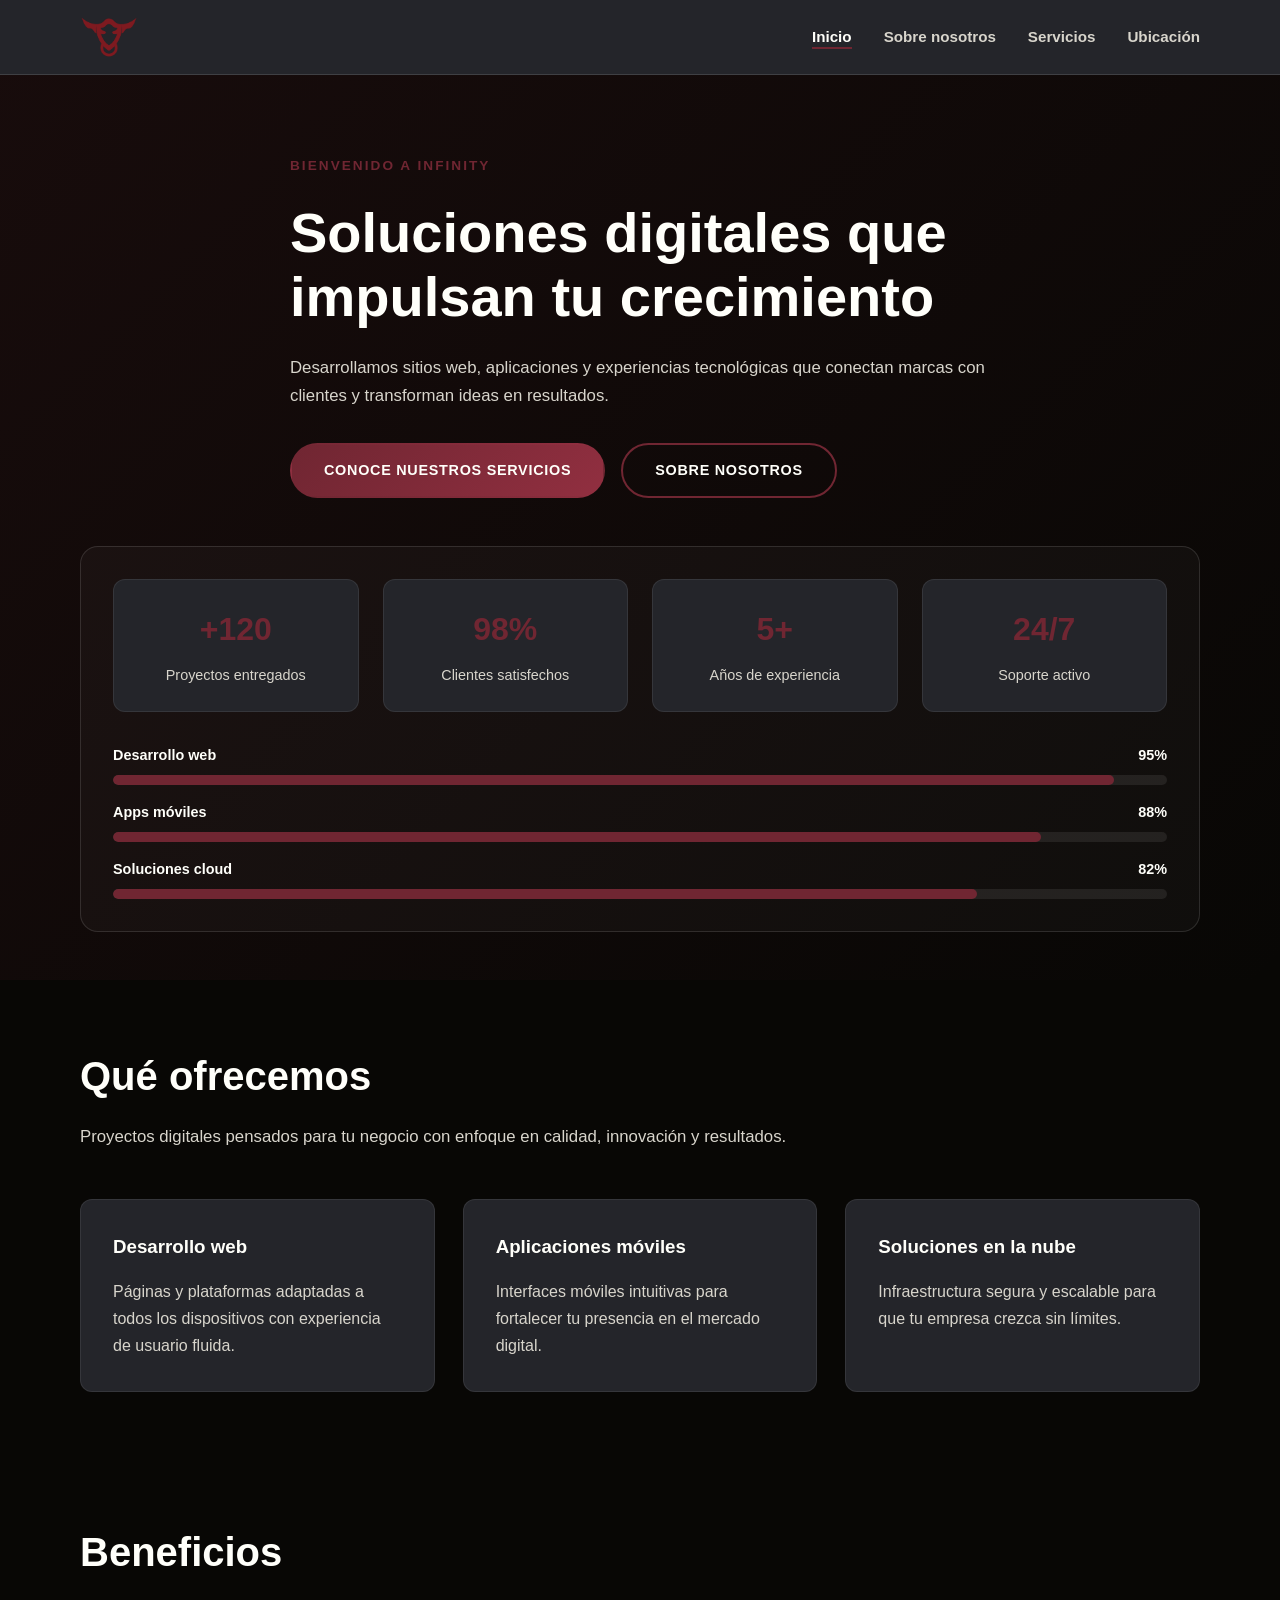
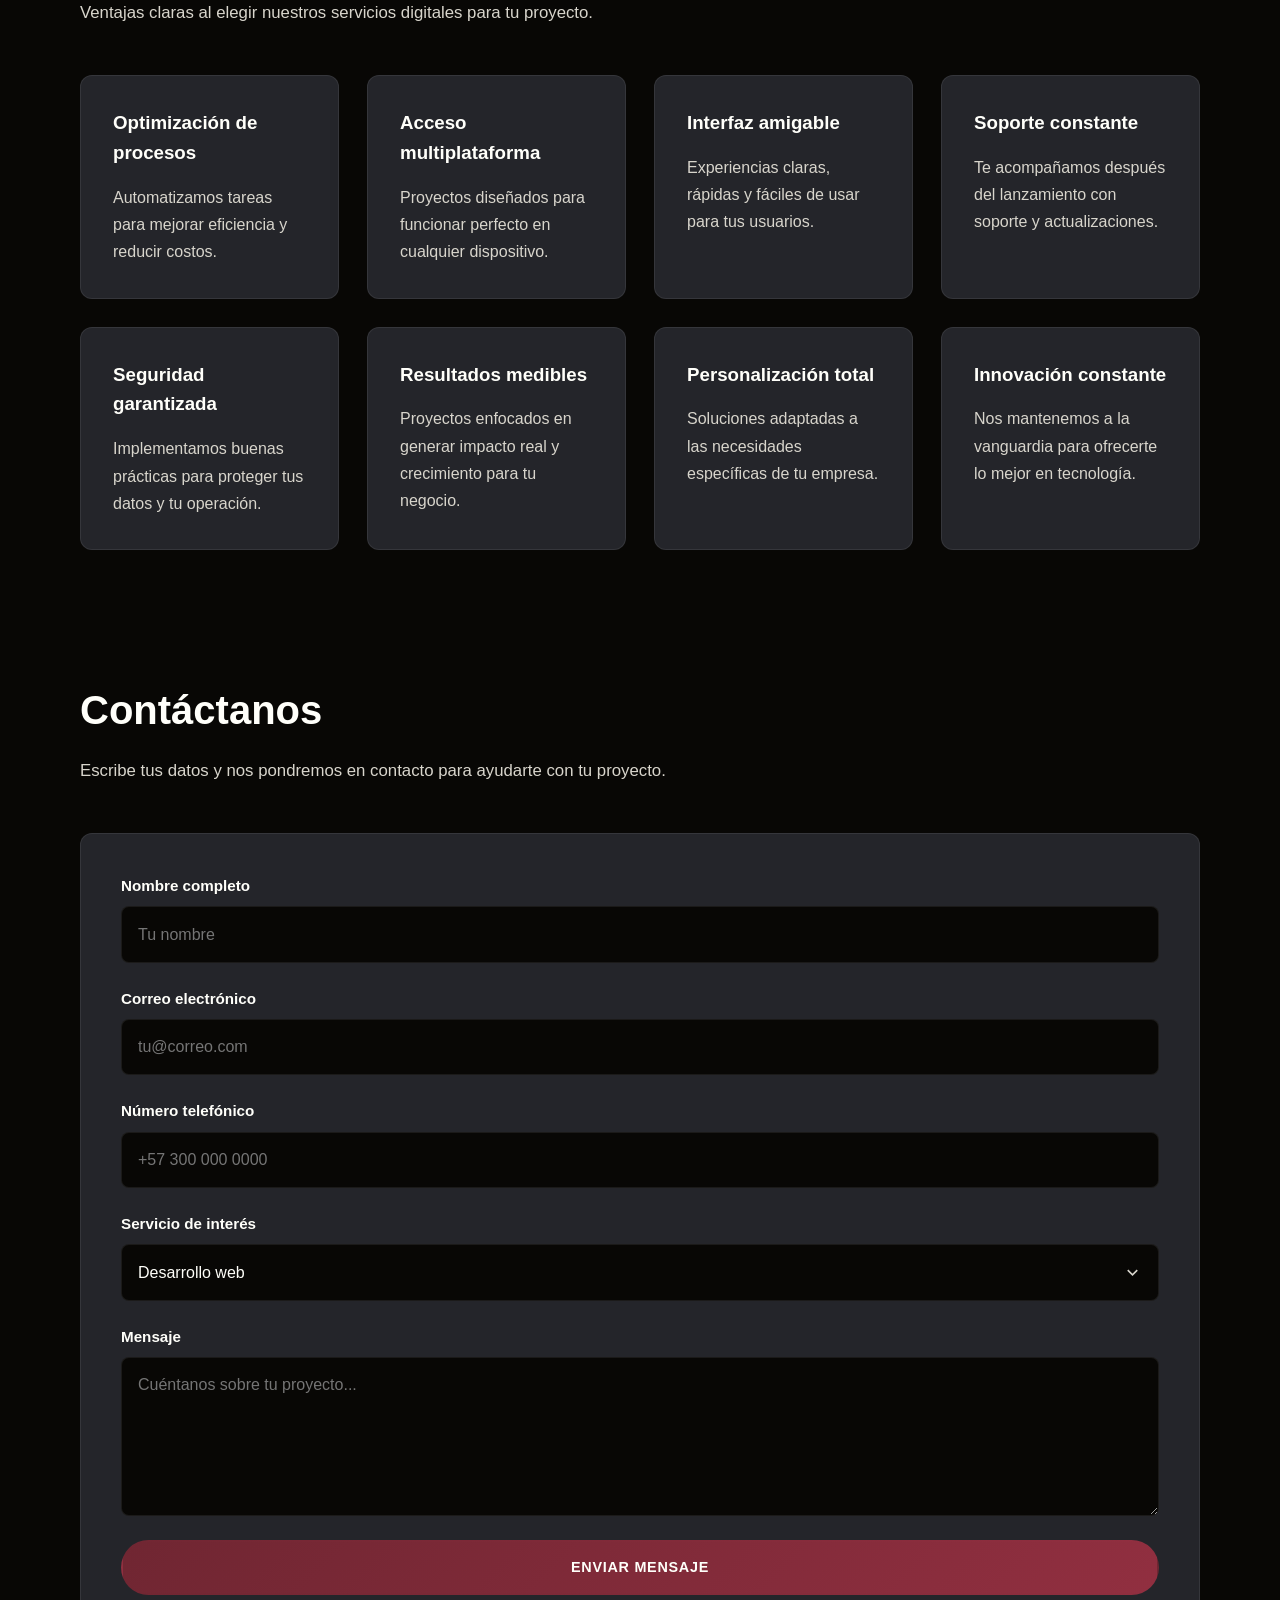
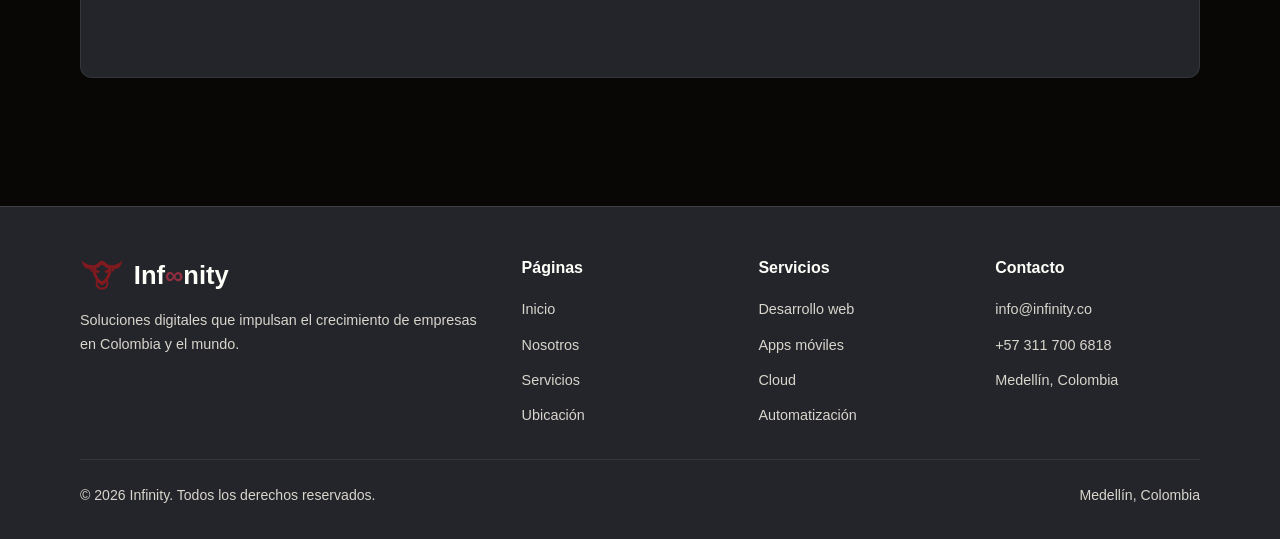
<file: infinity/inicio/index.html>
<!DOCTYPE html>
<html lang="es">

<head>
    <meta charset="UTF-8">
    <meta name="viewport" content="width=device-width, initial-scale=1.0">
    <meta name="description" content="Infinity: desarrollo web, aplicaciones móviles y soluciones en la nube para impulsar el crecimiento digital de tu negocio en Medellín, Colombia.">
    <title>Infinity | Soluciones Digitales</title>
    <link rel="icon" type="image/png" sizes="32x32" href="../img/favicon-32.png">
    <link rel="icon" type="image/png" sizes="16x16" href="../img/favicon-16.png">
    <link rel="apple-touch-icon" href="../img/apple-touch-icon.png">
    <link rel="stylesheet" href="index.css">
</head>

<body>
    <header class="header">
        <div class="container header-inner">
            <a class="logo" href="index.html">
                <img src="../img/Logo infinity.png" alt="Infinity logo">
            </a>
            <nav class="main-nav" aria-label="Menú principal">
                <ul>
                    <li><a href="index.html" class="active">Inicio</a></li>
                    <li><a href="../nosotros/nosotros.html">Sobre nosotros</a></li>
                    <li><a href="../servicios/servicios.html">Servicios</a></li>
                    <li><a href="../ubicacion/ubicacion.html">Ubicación</a></li>
                </ul>
            </nav>
        </div>
    </header>

    <main>
        <section class="hero">
            <div class="container hero-inner">
                <p class="eyebrow">Bienvenido a Infinity</p>
                <h1>Soluciones digitales que impulsan tu crecimiento</h1>
                <p class="hero-text">Desarrollamos sitios web, aplicaciones y experiencias tecnológicas que conectan marcas con clientes y transforman ideas en resultados.</p>
                <div class="hero-actions">
                    <a href="../servicios/servicios.html" class="btn btn-primary">Conoce nuestros servicios</a>
                    <a href="../nosotros/nosotros.html" class="btn btn-secondary">Sobre nosotros</a>
                </div>
            </div>
            <div class="container">
                <div class="hero-panel">
                    <div class="panel-stat-grid">
                        <div class="stat-box">
                            <div class="num">+120</div>
                            <div class="label">Proyectos entregados</div>
                        </div>
                        <div class="stat-box">
                            <div class="num">98%</div>
                            <div class="label">Clientes satisfechos</div>
                        </div>
                        <div class="stat-box">
                            <div class="num">5+</div>
                            <div class="label">Años de experiencia</div>
                        </div>
                        <div class="stat-box">
                            <div class="num">24/7</div>
                            <div class="label">Soporte activo</div>
                        </div>
                    </div>
                    <div class="panel-bar-row">
                        <div class="bar-item">
                            <div class="bar-label"><span>Desarrollo web</span><span>95%</span></div>
                            <div class="bar-track"><div class="bar-fill" style="width:95%"></div></div>
                        </div>
                        <div class="bar-item">
                            <div class="bar-label"><span>Apps móviles</span><span>88%</span></div>
                            <div class="bar-track"><div class="bar-fill" style="width:88%"></div></div>
                        </div>
                        <div class="bar-item">
                            <div class="bar-label"><span>Soluciones cloud</span><span>82%</span></div>
                            <div class="bar-track"><div class="bar-fill" style="width:82%"></div></div>
                        </div>
                    </div>
                </div>
            </div>
        </section>

        <section class="container section-block">
            <div class="section-header">
                <h2>Qué ofrecemos</h2>
                <p>Proyectos digitales pensados para tu negocio con enfoque en calidad, innovación y resultados.</p>
            </div>
            <div class="feature-grid">
                <article class="card">
                    <h3>Desarrollo web</h3>
                    <p>Páginas y plataformas adaptadas a todos los dispositivos con experiencia de usuario fluida.</p>
                </article>
                <article class="card">
                    <h3>Aplicaciones móviles</h3>
                    <p>Interfaces móviles intuitivas para fortalecer tu presencia en el mercado digital.</p>
                </article>
                <article class="card">
                    <h3>Soluciones en la nube</h3>
                    <p>Infraestructura segura y escalable para que tu empresa crezca sin límites.</p>
                </article>
            </div>
        </section>

        <section class="container section-block" id="beneficios">
            <div class="section-header">
                <h2>Beneficios</h2>
                <p>Ventajas claras al elegir nuestros servicios digitales para tu proyecto.</p>
            </div>
            <div class="benefits-grid">
                <article class="card">
                    <h3>Optimización de procesos</h3>
                    <p>Automatizamos tareas para mejorar eficiencia y reducir costos.</p>
                </article>
                <article class="card">
                    <h3>Acceso multiplataforma</h3>
                    <p>Proyectos diseñados para funcionar perfecto en cualquier dispositivo.</p>
                </article>
                <article class="card">
                    <h3>Interfaz amigable</h3>
                    <p>Experiencias claras, rápidas y fáciles de usar para tus usuarios.</p>
                </article>
                <article class="card">
                    <h3>Soporte constante</h3>
                    <p>Te acompañamos después del lanzamiento con soporte y actualizaciones.</p>
                </article>
                <article class="card">
                    <h3>Seguridad garantizada</h3>
                    <p>Implementamos buenas prácticas para proteger tus datos y tu operación.</p>
                </article>
                <article class="card">
                    <h3>Resultados medibles</h3>
                    <p>Proyectos enfocados en generar impacto real y crecimiento para tu negocio.</p>
                </article>
                <article class="card">
                    <h3>Personalización total</h3>
                    <p>Soluciones adaptadas a las necesidades específicas de tu empresa.</p>
                </article>
                <article class="card">
                    <h3>Innovación constante</h3>
                    <p>Nos mantenemos a la vanguardia para ofrecerte lo mejor en tecnología.</p>
                </article>
            </div>
        </section>

        <section class="container section-block" id="contacto">
            <div class="section-header">
                <h2>Contáctanos</h2>
                <p>Escribe tus datos y nos pondremos en contacto para ayudarte con tu proyecto.</p>
            </div>
            <form class="contact-form" id="form-contacto" action="https://formspree.io/f/TU_ID_DE_FORMSPREE" method="POST">
                <div class="form-field">
                    <label for="nombre">Nombre completo</label>
                    <input type="text" id="nombre" name="nombre" placeholder="Tu nombre" required>
                </div>
                <div class="form-field">
                    <label for="correo">Correo electrónico</label>
                    <input type="email" id="correo" name="_replyto" placeholder="tu@correo.com" required>
                </div>
                <div class="form-field">
                    <label for="telefono">Número telefónico</label>
                    <input type="tel" id="telefono" name="telefono" placeholder="+57 300 000 0000" required>
                </div>
                <div class="form-field">
                    <label for="servicio">Servicio de interés</label>
                    <select id="servicio" name="servicio">
                        <option>Desarrollo web</option>
                        <option>Aplicación móvil</option>
                        <option>Solución en la nube</option>
                        <option>Automatización</option>
                        <option>Otro</option>
                    </select>
                </div>
                <div class="form-field">
                    <label for="mensaje">Mensaje</label>
                    <textarea id="mensaje" name="mensaje" rows="5" placeholder="Cuéntanos sobre tu proyecto..." required></textarea>
                </div>
                <input type="hidden" name="_subject" value="Nuevo contacto desde infinity.co — Inicio">
                <button type="submit" class="btn btn-primary">Enviar mensaje</button>
                <p class="form-status" id="form-status" role="status" aria-live="polite"></p>
            </form>
        </section>
    </main>

    <script>
        (function () {
            const form = document.getElementById('form-contacto');
            const status = document.getElementById('form-status');
            form.addEventListener('submit', async function (e) {
                e.preventDefault();
                status.textContent = 'Enviando...';
                status.className = 'form-status';
                try {
                    const response = await fetch(form.action, {
                        method: 'POST',
                        body: new FormData(form),
                        headers: { 'Accept': 'application/json' }
                    });
                    if (response.ok) {
                        status.textContent = '¡Gracias! Tu mensaje fue enviado, te contactaremos pronto.';
                        status.className = 'form-status form-status-ok';
                        form.reset();
                    } else {
                        status.textContent = 'Hubo un problema al enviar. Intenta de nuevo o escríbenos a info@infinity.co.';
                        status.className = 'form-status form-status-error';
                    }
                } catch (err) {
                    status.textContent = 'No se pudo enviar. Verifica tu conexión e intenta de nuevo.';
                    status.className = 'form-status form-status-error';
                }
            });
        })();
    </script>

    <footer class="site-footer">
        <div class="container footer-inner">
            <div class="footer-grid">
                <div class="footer-brand">
                    <div class="footer-logo-row">
                        <img src="../img/Logo infinity.png" alt="Infinity" class="footer-logo-icon">
                        <div class="logo-text">Inf<span class="logo-mark">∞</span>nity</div>
                    </div>
                    <p>Soluciones digitales que impulsan el crecimiento de empresas en Colombia y el mundo.</p>
                </div>
                <div class="footer-col">
                    <h4>Páginas</h4>
                    <ul>
                        <li><a href="index.html">Inicio</a></li>
                        <li><a href="../nosotros/nosotros.html">Nosotros</a></li>
                        <li><a href="../servicios/servicios.html">Servicios</a></li>
                        <li><a href="../ubicacion/ubicacion.html">Ubicación</a></li>
                    </ul>
                </div>
                <div class="footer-col">
                    <h4>Servicios</h4>
                    <ul>
                        <li><a href="../servicios/servicios.html">Desarrollo web</a></li>
                        <li><a href="../servicios/servicios.html">Apps móviles</a></li>
                        <li><a href="../servicios/servicios.html">Cloud</a></li>
                        <li><a href="../servicios/servicios.html">Automatización</a></li>
                    </ul>
                </div>
                <div class="footer-col">
                    <h4>Contacto</h4>
                    <ul>
                        <li><a href="mailto:info@infinity.co">info@infinity.co</a></li>
                        <li><a href="tel:+573117006818">+57 311 700 6818</a></li>
                        <li><a href="../ubicacion/ubicacion.html">Medellín, Colombia</a></li>
                    </ul>
                </div>
            </div>
            <div class="footer-bottom">
                <span>© 2026 Infinity. Todos los derechos reservados.</span>
                <span>Medellín, Colombia</span>
            </div>
        </div>
    </footer>
</body>

</html>
</file>
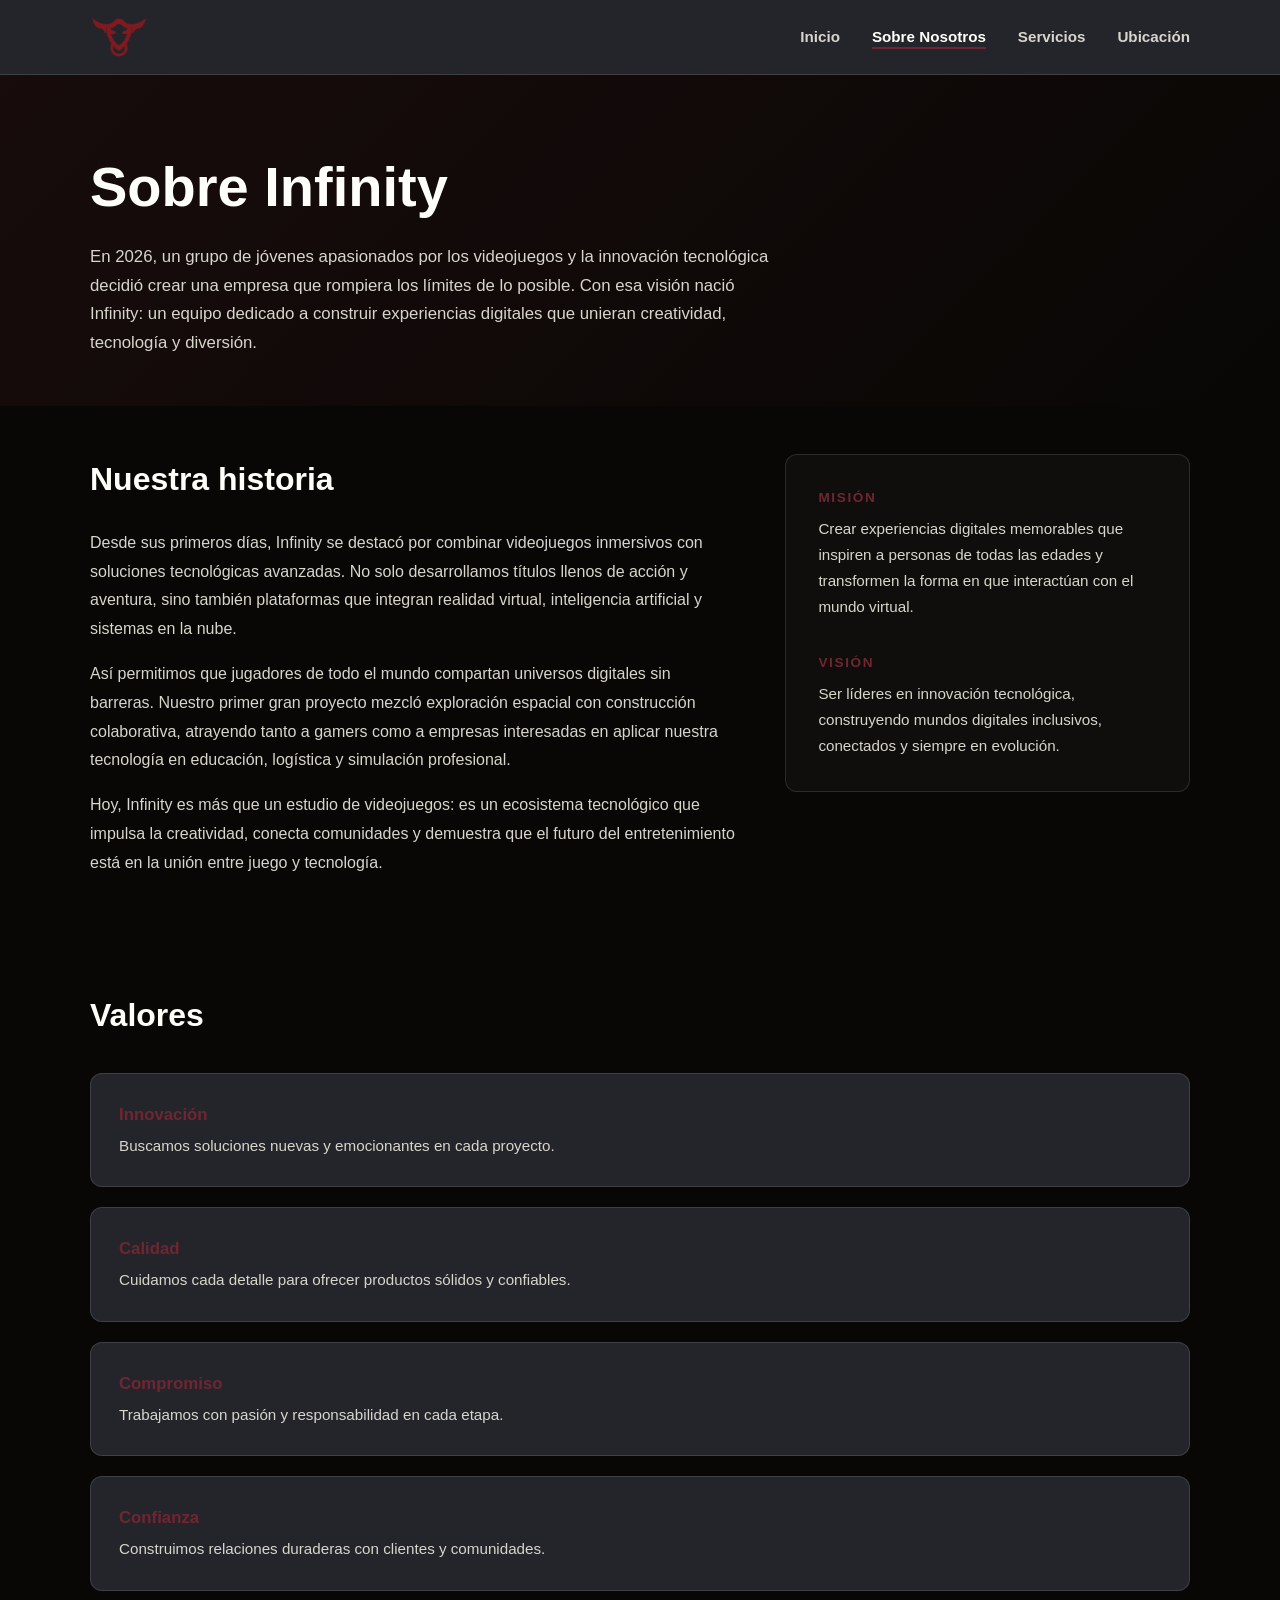
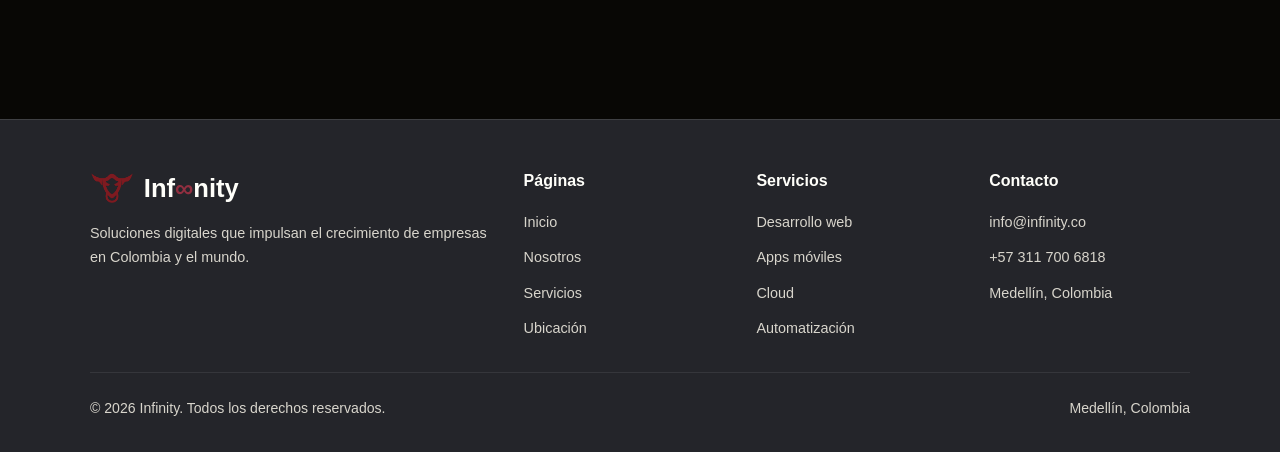
<file: infinity/nosotros/nosotros.html>
<!DOCTYPE html>
<html lang="es">

<head>
    <meta charset="UTF-8">
    <meta name="viewport" content="width=device-width, initial-scale=1.0">
    <meta name="description" content="Conoce la historia, misión, visión y valores de Infinity, el equipo detrás de soluciones digitales innovadoras en Colombia.">
    <title>Sobre Nosotros | Infinity</title>
    <link rel="icon" type="image/png" sizes="32x32" href="../img/favicon-32.png">
    <link rel="icon" type="image/png" sizes="16x16" href="../img/favicon-16.png">
    <link rel="apple-touch-icon" href="../img/apple-touch-icon.png">
    <link rel="stylesheet" href="nosotros.css">
</head>

<body>
    <header class="header">
        <div class="container header-inner">
            <a href="../inicio/index.html" class="logo">
                <img src="../img/Logo infinity.png" alt="Infinity logo">
            </a>
            <nav class="main-nav" aria-label="Menú principal">
                <ul>
                    <li><a href="../inicio/index.html">Inicio</a></li>
                    <li><a href="nosotros.html" class="active">Sobre Nosotros</a></li>
                    <li><a href="../servicios/servicios.html">Servicios</a></li>
                    <li><a href="../ubicacion/ubicacion.html">Ubicación</a></li>
                </ul>
            </nav>
        </div>
    </header>

    <main>
        <section class="hero">
            <div class="container">
                <h1>Sobre Infinity</h1>
                <p>En 2026, un grupo de jóvenes apasionados por los videojuegos y la innovación tecnológica decidió
                    crear una empresa que rompiera los límites de lo posible. Con esa visión nació Infinity: un equipo
                    dedicado a construir experiencias digitales que unieran creatividad, tecnología y diversión.</p>
            </div>
        </section>

        <section class="container content-section">
            <article class="story">
                <h2>Nuestra historia</h2>
                <p>Desde sus primeros días, Infinity se destacó por combinar videojuegos inmersivos con soluciones
                    tecnológicas avanzadas. No solo desarrollamos títulos llenos de acción y aventura, sino también
                    plataformas que integran realidad virtual, inteligencia artificial y sistemas en la nube.</p>
                <p>Así permitimos que jugadores de todo el mundo compartan universos digitales sin barreras. Nuestro
                    primer gran proyecto mezcló exploración espacial con construcción colaborativa, atrayendo tanto a
                    gamers como a empresas interesadas en aplicar nuestra tecnología en educación, logística y
                    simulación profesional.</p>
                <p>Hoy, Infinity es más que un estudio de videojuegos: es un ecosistema tecnológico que impulsa la
                    creatividad, conecta comunidades y demuestra que el futuro del entretenimiento está en la unión
                    entre juego y tecnología.</p>
            </article>

            <aside class="purpose">
                <div>
                    <h3>Misión</h3>
                    <p>Crear experiencias digitales memorables que inspiren a personas de todas las edades y transformen
                        la forma en que interactúan con el mundo virtual.</p>
                </div>
                <div>
                    <h3>Visión</h3>
                    <p>Ser líderes en innovación tecnológica, construyendo mundos digitales inclusivos, conectados y
                        siempre en evolución.</p>
                </div>
            </aside>
        </section>

        <section class="container values-section">
            <h2>Valores</h2>
            <ul>
                <li>
                    <strong>Innovación</strong>
                    <span>Buscamos soluciones nuevas y emocionantes en cada proyecto.</span>
                </li>
                <li>
                    <strong>Calidad</strong>
                    <span>Cuidamos cada detalle para ofrecer productos sólidos y confiables.</span>
                </li>
                <li>
                    <strong>Compromiso</strong>
                    <span>Trabajamos con pasión y responsabilidad en cada etapa.</span>
                </li>
                <li>
                    <strong>Confianza</strong>
                    <span>Construimos relaciones duraderas con clientes y comunidades.</span>
                </li>
            </ul>
        </section>
    </main>

    <footer class="site-footer">
        <div class="container footer-inner">
            <div class="footer-grid">
                <div class="footer-brand">
                    <div class="footer-logo-row">
                        <img src="../img/Logo infinity.png" alt="Infinity" class="footer-logo-icon">
                        <div class="logo-text">Inf<span class="logo-mark">∞</span>nity</div>
                    </div>
                    <p>Soluciones digitales que impulsan el crecimiento de empresas en Colombia y el mundo.</p>
                </div>
                <div class="footer-col">
                    <h4>Páginas</h4>
                    <ul>
                        <li><a href="../inicio/index.html">Inicio</a></li>
                        <li><a href="nosotros.html">Nosotros</a></li>
                        <li><a href="../servicios/servicios.html">Servicios</a></li>
                        <li><a href="../ubicacion/ubicacion.html">Ubicación</a></li>
                    </ul>
                </div>
                <div class="footer-col">
                    <h4>Servicios</h4>
                    <ul>
                        <li><a href="../servicios/servicios.html">Desarrollo web</a></li>
                        <li><a href="../servicios/servicios.html">Apps móviles</a></li>
                        <li><a href="../servicios/servicios.html">Cloud</a></li>
                        <li><a href="../servicios/servicios.html">Automatización</a></li>
                    </ul>
                </div>
                <div class="footer-col">
                    <h4>Contacto</h4>
                    <ul>
                        <li><a href="mailto:info@infinity.co">info@infinity.co</a></li>
                        <li><a href="tel:+573117006818">+57 311 700 6818</a></li>
                        <li><a href="../ubicacion/ubicacion.html">Medellín, Colombia</a></li>
                    </ul>
                </div>
            </div>
            <div class="footer-bottom">
                <span>© 2026 Infinity. Todos los derechos reservados.</span>
                <span>Medellín, Colombia</span>
            </div>
        </div>
    </footer>
</body>

</html>
</file>
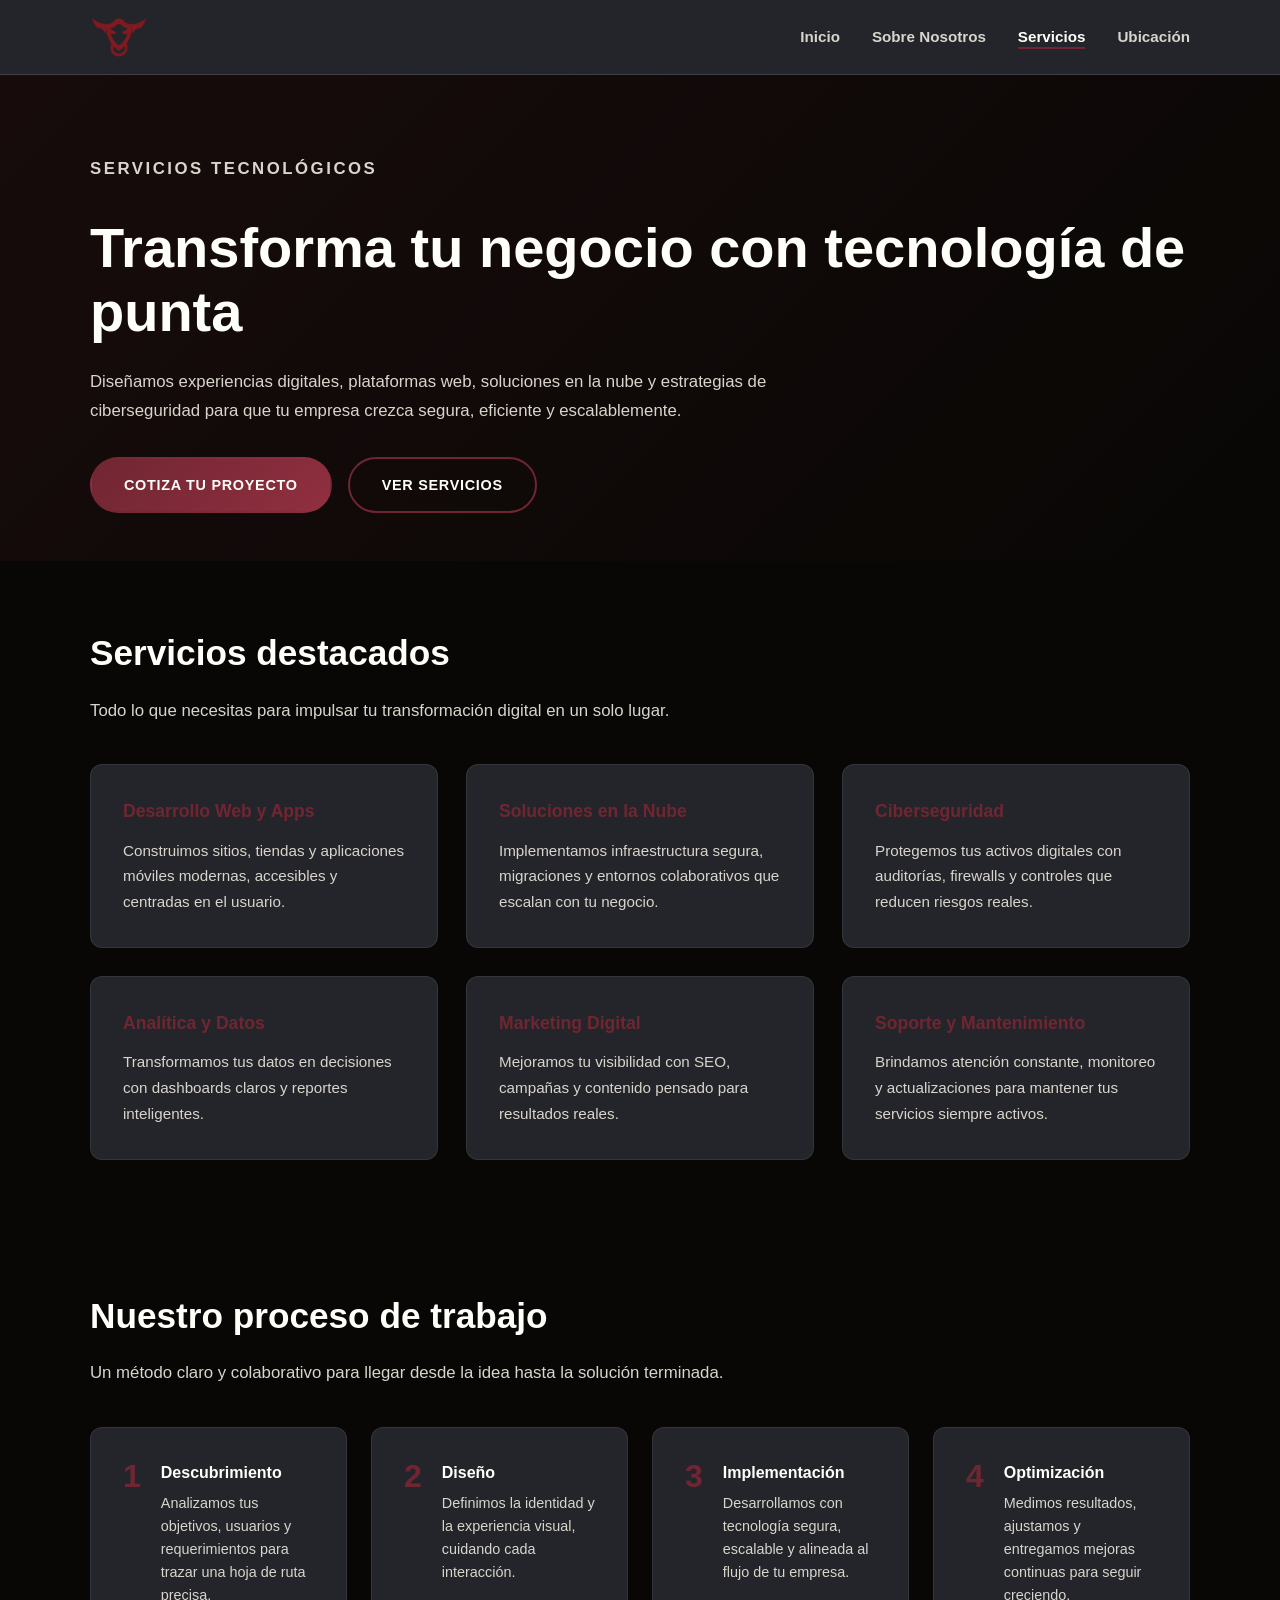
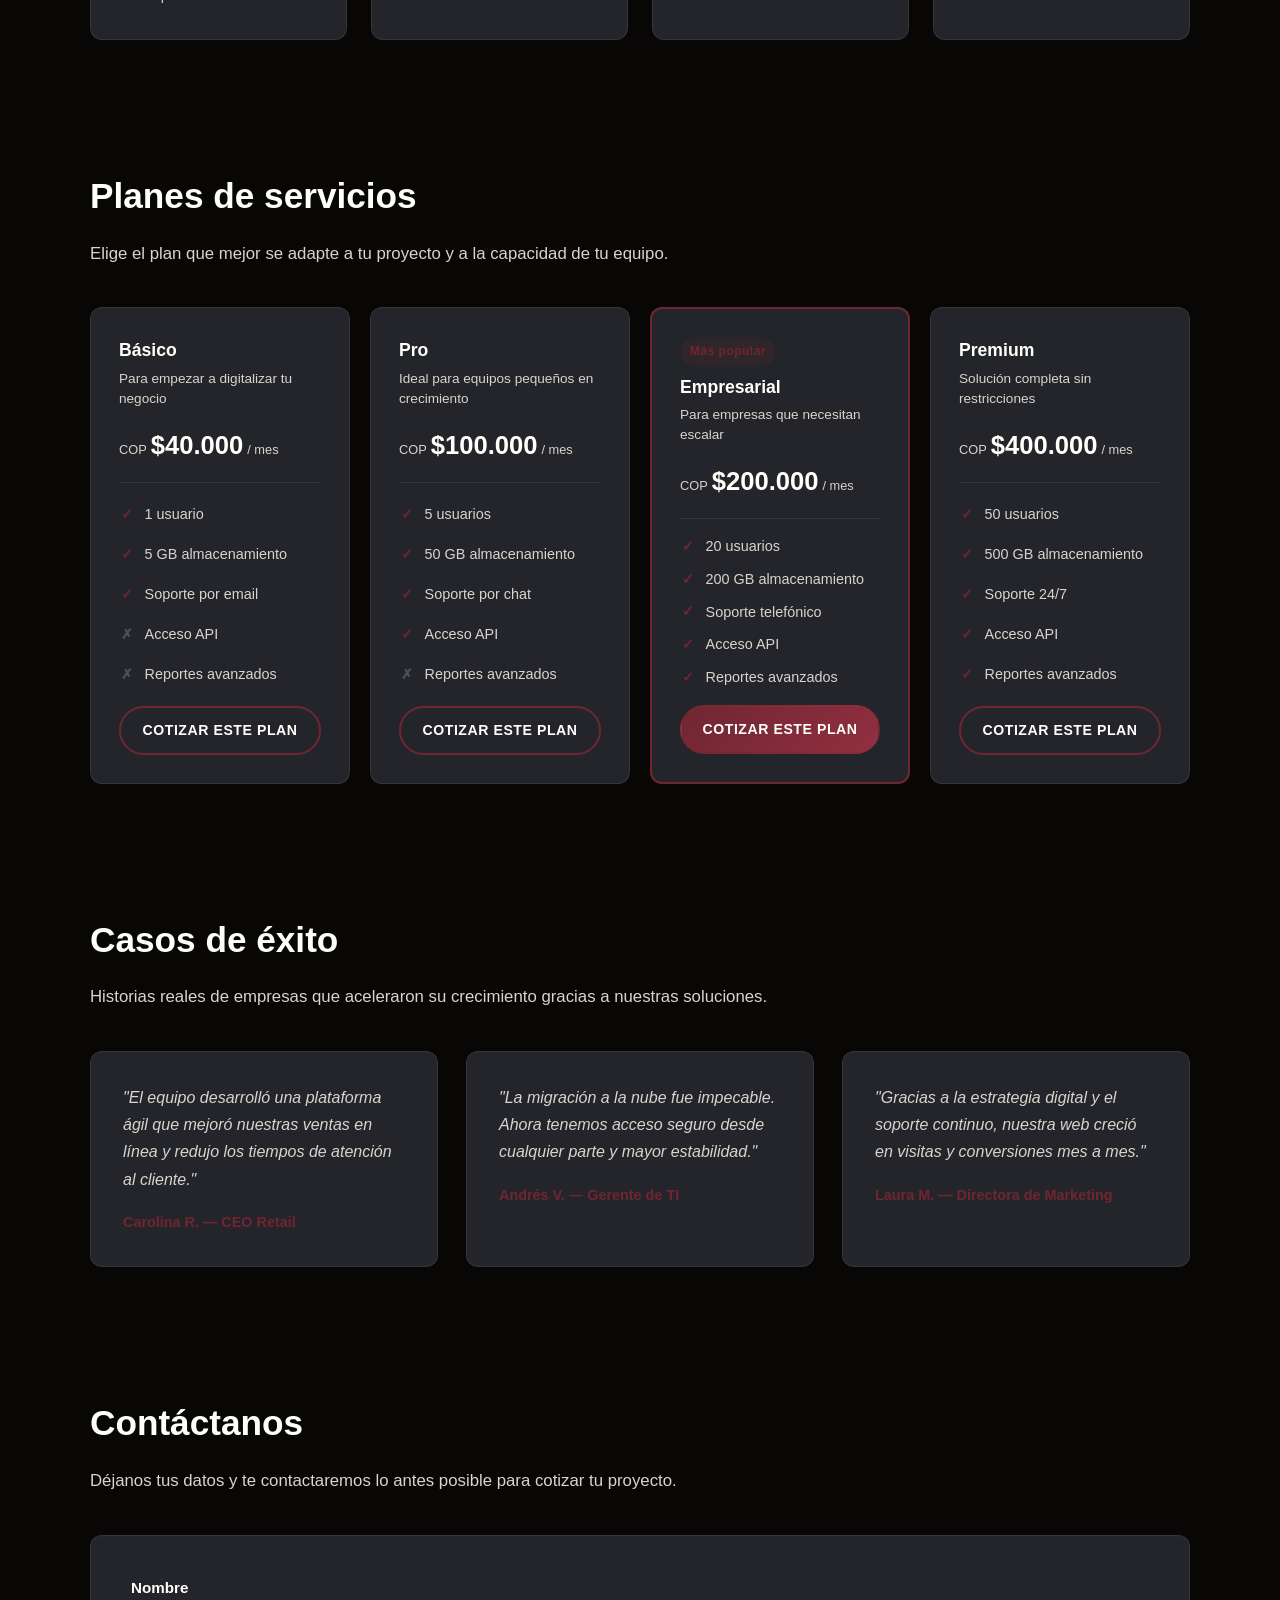
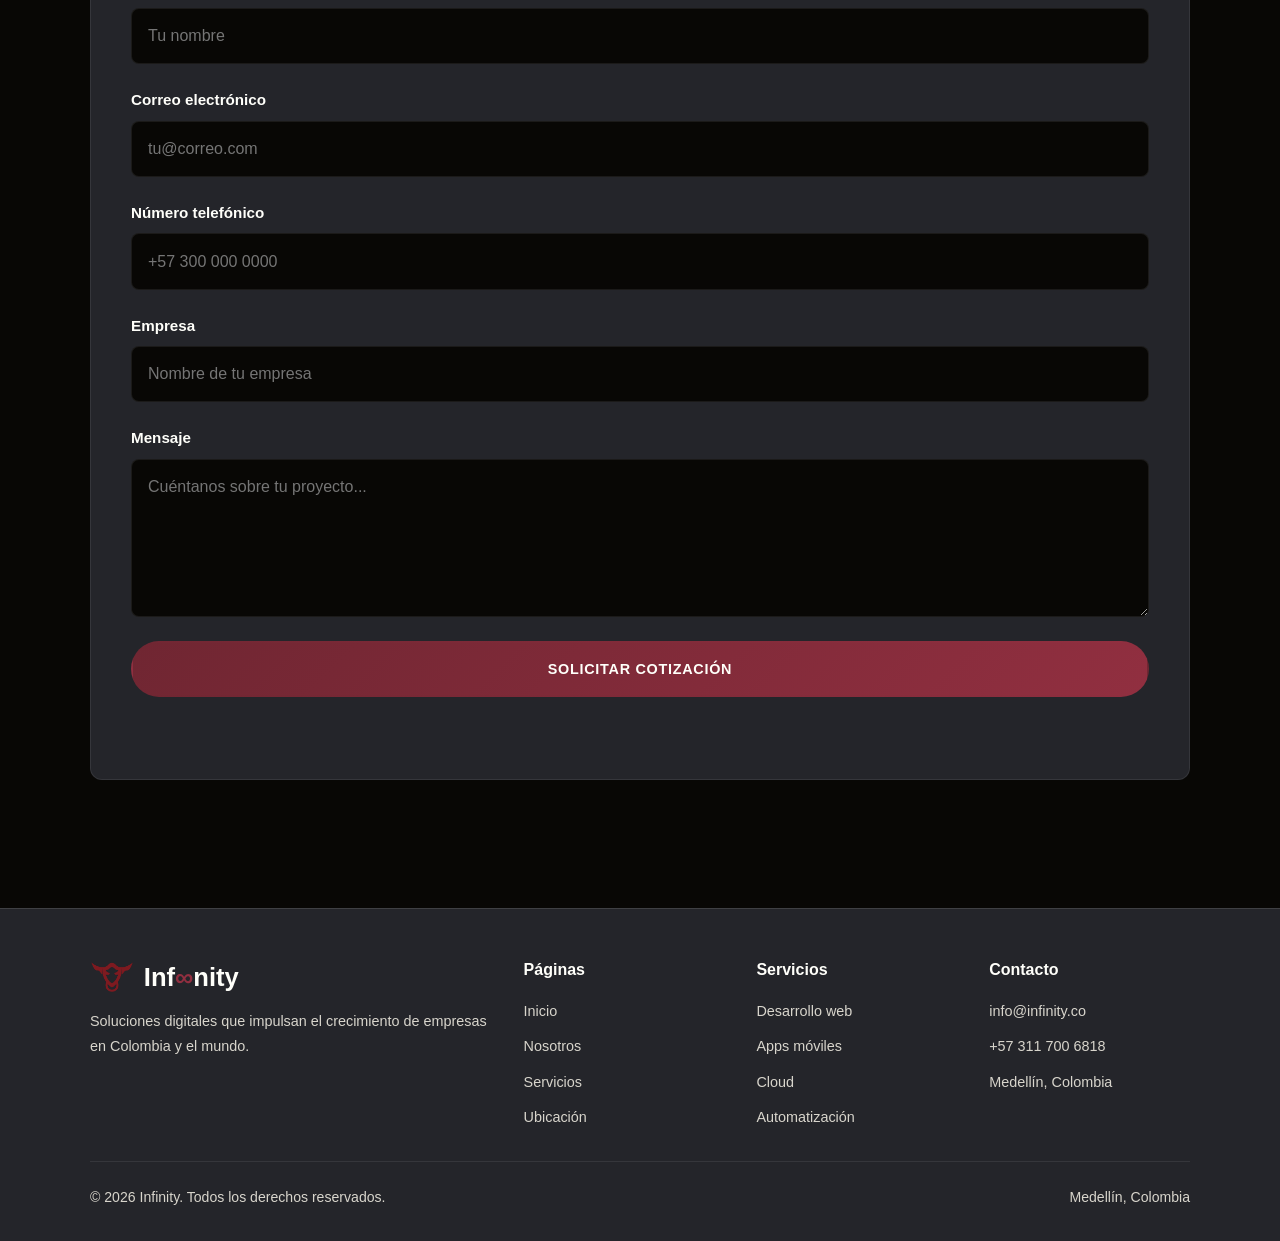
<file: infinity/servicios/servicios.html>
<!DOCTYPE html>
<html lang="es">

<head>
    <meta charset="UTF-8">
    <meta name="viewport" content="width=device-width, initial-scale=1.0">
    <meta name="description" content="Descubre los servicios tecnológicos de Infinity: desarrollo web y apps, cloud, ciberseguridad, analítica de datos y marketing digital. Cotiza tu proyecto.">
    <title>Servicios | Infinity</title>
    <link rel="icon" type="image/png" sizes="32x32" href="../img/favicon-32.png">
    <link rel="icon" type="image/png" sizes="16x16" href="../img/favicon-16.png">
    <link rel="apple-touch-icon" href="../img/apple-touch-icon.png">
    <link rel="stylesheet" href="servicios.css">
</head>

<body>
    <header class="header">
        <div class="container header-inner">
            <a href="../inicio/index.html" class="logo">
                <img src="../img/Logo infinity.png" alt="Infinity logo">
            </a>
            <nav class="main-nav" aria-label="Menú principal">
                <ul>
                    <li><a href="../inicio/index.html">Inicio</a></li>
                    <li><a href="../nosotros/nosotros.html">Sobre Nosotros</a></li>
                    <li><a href="servicios.html" class="active">Servicios</a></li>
                    <li><a href="../ubicacion/ubicacion.html">Ubicación</a></li>
                </ul>
            </nav>
        </div>
    </header>

    <main>
        <section class="hero">
            <div class="container">
                <p class="eyebrow">Servicios Tecnológicos</p>
                <h1>Transforma tu negocio con tecnología de punta</h1>
                <p>Diseñamos experiencias digitales, plataformas web, soluciones en la nube y estrategias de ciberseguridad para que tu empresa crezca segura, eficiente y escalablemente.</p>
                <div class="hero-actions">
                    <a href="#contacto" class="btn btn-primary">Cotiza tu proyecto</a>
                    <a href="#servicios" class="btn btn-secondary">Ver servicios</a>
                </div>
            </div>
        </section>

        <section id="servicios" class="container section-block">
            <div class="section-header">
                <h2>Servicios destacados</h2>
                <p>Todo lo que necesitas para impulsar tu transformación digital en un solo lugar.</p>
            </div>
            <div class="services-grid">
                <article class="service-card">
                    <h3>Desarrollo Web y Apps</h3>
                    <p>Construimos sitios, tiendas y aplicaciones móviles modernas, accesibles y centradas en el usuario.</p>
                </article>
                <article class="service-card">
                    <h3>Soluciones en la Nube</h3>
                    <p>Implementamos infraestructura segura, migraciones y entornos colaborativos que escalan con tu negocio.</p>
                </article>
                <article class="service-card">
                    <h3>Ciberseguridad</h3>
                    <p>Protegemos tus activos digitales con auditorías, firewalls y controles que reducen riesgos reales.</p>
                </article>
                <article class="service-card">
                    <h3>Analítica y Datos</h3>
                    <p>Transformamos tus datos en decisiones con dashboards claros y reportes inteligentes.</p>
                </article>
                <article class="service-card">
                    <h3>Marketing Digital</h3>
                    <p>Mejoramos tu visibilidad con SEO, campañas y contenido pensado para resultados reales.</p>
                </article>
                <article class="service-card">
                    <h3>Soporte y Mantenimiento</h3>
                    <p>Brindamos atención constante, monitoreo y actualizaciones para mantener tus servicios siempre activos.</p>
                </article>
            </div>
        </section>

        <section id="proceso" class="container section-block">
            <div class="section-header">
                <h2>Nuestro proceso de trabajo</h2>
                <p>Un método claro y colaborativo para llegar desde la idea hasta la solución terminada.</p>
            </div>
            <div class="process-grid">
                <div class="process-step">
                    <span class="step-number">1</span>
                    <div>
                        <strong>Descubrimiento</strong>
                        <p>Analizamos tus objetivos, usuarios y requerimientos para trazar una hoja de ruta precisa.</p>
                    </div>
                </div>
                <div class="process-step">
                    <span class="step-number">2</span>
                    <div>
                        <strong>Diseño</strong>
                        <p>Definimos la identidad y la experiencia visual, cuidando cada interacción.</p>
                    </div>
                </div>
                <div class="process-step">
                    <span class="step-number">3</span>
                    <div>
                        <strong>Implementación</strong>
                        <p>Desarrollamos con tecnología segura, escalable y alineada al flujo de tu empresa.</p>
                    </div>
                </div>
                <div class="process-step">
                    <span class="step-number">4</span>
                    <div>
                        <strong>Optimización</strong>
                        <p>Medimos resultados, ajustamos y entregamos mejoras continuas para seguir creciendo.</p>
                    </div>
                </div>
            </div>
        </section>

        <section id="planes" class="container section-block">
            <div class="section-header">
                <h2>Planes de servicios</h2>
                <p>Elige el plan que mejor se adapte a tu proyecto y a la capacidad de tu equipo.</p>
            </div>
            <div class="plans-grid">

                <div class="plan-card">
                    <div class="plan-header">
                        <h3 class="plan-name">Básico</h3>
                        <p class="plan-desc">Para empezar a digitalizar tu negocio</p>
                    </div>
                    <div class="plan-price">
                        <span class="plan-currency">COP</span>
                        <span class="plan-amount">$40.000</span>
                        <span class="plan-period">/ mes</span>
                    </div>
                    <hr class="plan-divider">
                    <ul class="plan-features">
                        <li><span class="feat-icon feat-yes">✓</span>1 usuario</li>
                        <li><span class="feat-icon feat-yes">✓</span>5 GB almacenamiento</li>
                        <li><span class="feat-icon feat-yes">✓</span>Soporte por email</li>
                        <li><span class="feat-icon feat-no">✗</span>Acceso API</li>
                        <li><span class="feat-icon feat-no">✗</span>Reportes avanzados</li>
                    </ul>
                    <a href="#contacto?plan=basico" class="plan-btn">Cotizar este plan</a>
                </div>

                <div class="plan-card">
                    <div class="plan-header">
                        <h3 class="plan-name">Pro</h3>
                        <p class="plan-desc">Ideal para equipos pequeños en crecimiento</p>
                    </div>
                    <div class="plan-price">
                        <span class="plan-currency">COP</span>
                        <span class="plan-amount">$100.000</span>
                        <span class="plan-period">/ mes</span>
                    </div>
                    <hr class="plan-divider">
                    <ul class="plan-features">
                        <li><span class="feat-icon feat-yes">✓</span>5 usuarios</li>
                        <li><span class="feat-icon feat-yes">✓</span>50 GB almacenamiento</li>
                        <li><span class="feat-icon feat-yes">✓</span>Soporte por chat</li>
                        <li><span class="feat-icon feat-yes">✓</span>Acceso API</li>
                        <li><span class="feat-icon feat-no">✗</span>Reportes avanzados</li>
                    </ul>
                    <a href="#contacto?plan=pro" class="plan-btn">Cotizar este plan</a>
                </div>

                <div class="plan-card plan-featured">
                    <div class="plan-header">
                        <span class="plan-badge">Más popular</span>
                        <h3 class="plan-name">Empresarial</h3>
                        <p class="plan-desc">Para empresas que necesitan escalar</p>
                    </div>
                    <div class="plan-price">
                        <span class="plan-currency">COP</span>
                        <span class="plan-amount">$200.000</span>
                        <span class="plan-period">/ mes</span>
                    </div>
                    <hr class="plan-divider">
                    <ul class="plan-features">
                        <li><span class="feat-icon feat-yes">✓</span>20 usuarios</li>
                        <li><span class="feat-icon feat-yes">✓</span>200 GB almacenamiento</li>
                        <li><span class="feat-icon feat-yes">✓</span>Soporte telefónico</li>
                        <li><span class="feat-icon feat-yes">✓</span>Acceso API</li>
                        <li><span class="feat-icon feat-yes">✓</span>Reportes avanzados</li>
                    </ul>
                    <a href="#contacto?plan=empresarial" class="plan-btn plan-btn-featured">Cotizar este plan</a>
                </div>

                <div class="plan-card">
                    <div class="plan-header">
                        <h3 class="plan-name">Premium</h3>
                        <p class="plan-desc">Solución completa sin restricciones</p>
                    </div>
                    <div class="plan-price">
                        <span class="plan-currency">COP</span>
                        <span class="plan-amount">$400.000</span>
                        <span class="plan-period">/ mes</span>
                    </div>
                    <hr class="plan-divider">
                    <ul class="plan-features">
                        <li><span class="feat-icon feat-yes">✓</span>50 usuarios</li>
                        <li><span class="feat-icon feat-yes">✓</span>500 GB almacenamiento</li>
                        <li><span class="feat-icon feat-yes">✓</span>Soporte 24/7</li>
                        <li><span class="feat-icon feat-yes">✓</span>Acceso API</li>
                        <li><span class="feat-icon feat-yes">✓</span>Reportes avanzados</li>
                    </ul>
                    <a href="#contacto?plan=premium" class="plan-btn">Cotizar este plan</a>
                </div>

            </div>
        </section>

        <section id="casos" class="container section-block">
            <div class="section-header">
                <h2>Casos de éxito</h2>
                <p>Historias reales de empresas que aceleraron su crecimiento gracias a nuestras soluciones.</p>
            </div>
            <div class="testimonial-grid">
                <article class="testimonial-card">
                    <p>"El equipo desarrolló una plataforma ágil que mejoró nuestras ventas en línea y redujo los tiempos de atención al cliente."</p>
                    <strong>Carolina R. — CEO Retail</strong>
                </article>
                <article class="testimonial-card">
                    <p>"La migración a la nube fue impecable. Ahora tenemos acceso seguro desde cualquier parte y mayor estabilidad."</p>
                    <strong>Andrés V. — Gerente de TI</strong>
                </article>
                <article class="testimonial-card">
                    <p>"Gracias a la estrategia digital y el soporte continuo, nuestra web creció en visitas y conversiones mes a mes."</p>
                    <strong>Laura M. — Directora de Marketing</strong>
                </article>
            </div>
        </section>

        <section id="contacto" class="container section-block">
            <div class="section-header">
                <h2>Contáctanos</h2>
                <p>Déjanos tus datos y te contactaremos lo antes posible para cotizar tu proyecto.</p>
            </div>
            <form class="contact-form" id="form-cotizacion" action="https://formspree.io/f/TU_ID_DE_FORMSPREE" method="POST">
                <div class="form-field">
                    <label for="nombre">Nombre</label>
                    <input type="text" id="nombre" name="nombre" placeholder="Tu nombre" required>
                </div>
                <div class="form-field">
                    <label for="correo">Correo electrónico</label>
                    <input type="email" id="correo" name="_replyto" placeholder="tu@correo.com" required>
                </div>
                <div class="form-field">
                    <label for="telefono">Número telefónico</label>
                    <input type="tel" id="telefono" name="telefono" placeholder="+57 300 000 0000" required>
                </div>
                <div class="form-field">
                    <label for="empresa">Empresa</label>
                    <input type="text" id="empresa" name="empresa" placeholder="Nombre de tu empresa">
                </div>
                <div class="form-field">
                    <label for="mensaje">Mensaje</label>
                    <textarea id="mensaje" name="mensaje" rows="5" placeholder="Cuéntanos sobre tu proyecto..." required></textarea>
                </div>
                <input type="hidden" name="_subject" value="Nueva cotización desde infinity.co — Servicios">
                <button type="submit" class="btn btn-primary">Solicitar cotización</button>
                <p class="form-status" id="form-status-servicios" role="status" aria-live="polite"></p>
            </form>
        </section>
    </main>

    <script>
        (function () {
            const form = document.getElementById('form-cotizacion');
            const status = document.getElementById('form-status-servicios');
            form.addEventListener('submit', async function (e) {
                e.preventDefault();
                status.textContent = 'Enviando...';
                status.className = 'form-status';
                try {
                    const response = await fetch(form.action, {
                        method: 'POST',
                        body: new FormData(form),
                        headers: { 'Accept': 'application/json' }
                    });
                    if (response.ok) {
                        status.textContent = '¡Gracias! Tu solicitud fue enviada, te contactaremos pronto.';
                        status.className = 'form-status form-status-ok';
                        form.reset();
                    } else {
                        status.textContent = 'Hubo un problema al enviar. Intenta de nuevo o escríbenos a info@infinity.co.';
                        status.className = 'form-status form-status-error';
                    }
                } catch (err) {
                    status.textContent = 'No se pudo enviar. Verifica tu conexión e intenta de nuevo.';
                    status.className = 'form-status form-status-error';
                }
            });
        })();
    </script>

    <footer class="site-footer">
        <div class="container footer-inner">
            <div class="footer-grid">
                <div class="footer-brand">
                    <div class="footer-logo-row">
                        <img src="../img/Logo infinity.png" alt="Infinity" class="footer-logo-icon">
                        <div class="logo-text">Inf<span class="logo-mark">∞</span>nity</div>
                    </div>
                    <p>Soluciones digitales que impulsan el crecimiento de empresas en Colombia y el mundo.</p>
                </div>
                <div class="footer-col">
                    <h4>Páginas</h4>
                    <ul>
                        <li><a href="../inicio/index.html">Inicio</a></li>
                        <li><a href="../nosotros/nosotros.html">Nosotros</a></li>
                        <li><a href="servicios.html">Servicios</a></li>
                        <li><a href="../ubicacion/ubicacion.html">Ubicación</a></li>
                    </ul>
                </div>
                <div class="footer-col">
                    <h4>Servicios</h4>
                    <ul>
                        <li><a href="servicios.html">Desarrollo web</a></li>
                        <li><a href="servicios.html">Apps móviles</a></li>
                        <li><a href="servicios.html">Cloud</a></li>
                        <li><a href="servicios.html">Automatización</a></li>
                    </ul>
                </div>
                <div class="footer-col">
                    <h4>Contacto</h4>
                    <ul>
                        <li><a href="mailto:info@infinity.co">info@infinity.co</a></li>
                        <li><a href="tel:+573117006818">+57 311 700 6818</a></li>
                        <li><a href="../ubicacion/ubicacion.html">Medellín, Colombia</a></li>
                    </ul>
                </div>
            </div>
            <div class="footer-bottom">
                <span>© 2026 Infinity. Todos los derechos reservados.</span>
                <span>Medellín, Colombia</span>
            </div>
        </div>
    </footer>
</body>

</html>
</file>
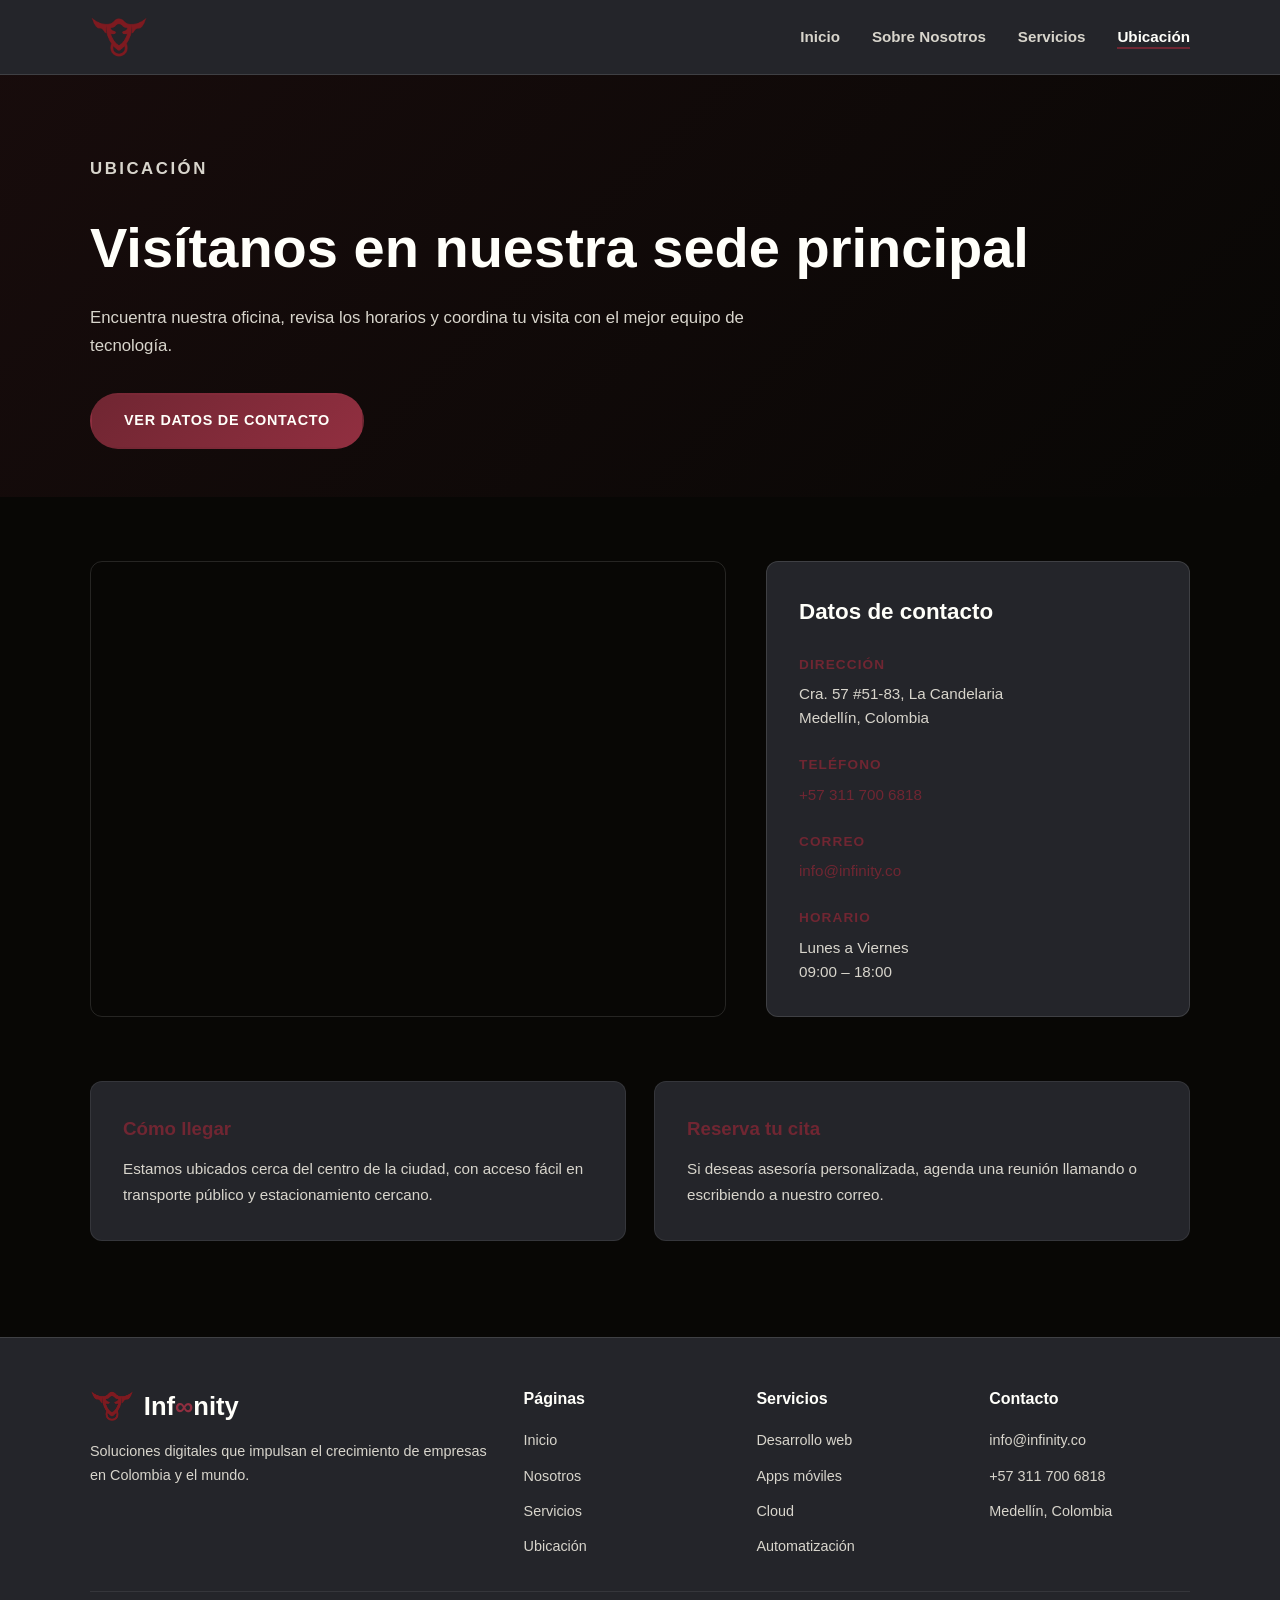
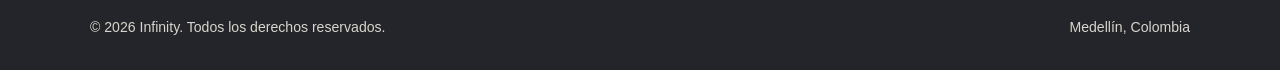
<file: infinity/ubicacion/ubicacion.html>
<!DOCTYPE html>
<html lang="es">

<head>
    <meta charset="UTF-8">
    <meta name="viewport" content="width=device-width, initial-scale=1.0">
    <meta name="description" content="Visita la sede de Infinity en Medellín, Colombia. Encuentra nuestra dirección, teléfono, correo y horario de atención.">
    <title>Ubicación | Infinity</title>
    <link rel="icon" type="image/png" sizes="32x32" href="../img/favicon-32.png">
    <link rel="icon" type="image/png" sizes="16x16" href="../img/favicon-16.png">
    <link rel="apple-touch-icon" href="../img/apple-touch-icon.png">
    <link rel="stylesheet" href="ubicacion.css">
</head>

<body>
    <header class="header">
        <div class="container header-inner">
            <a class="logo" href="../inicio/index.html">
                <img src="../img/Logo infinity.png" alt="Infinity logo">
            </a>
            <nav class="main-nav" aria-label="Menú principal">
                <ul>
                    <li><a href="../inicio/index.html">Inicio</a></li>
                    <li><a href="../nosotros/nosotros.html">Sobre Nosotros</a></li>
                    <li><a href="../servicios/servicios.html">Servicios</a></li>
                    <li><a href="ubicacion.html" class="active">Ubicación</a></li>
                </ul>
            </nav>
        </div>
    </header>

    <main>
        <section class="hero">
            <div class="container">
                <p class="eyebrow">Ubicación</p>
                <h1>Visítanos en nuestra sede principal</h1>
                <p>Encuentra nuestra oficina, revisa los horarios y coordina tu visita con el mejor equipo de tecnología.</p>
                <a class="btn btn-primary" href="#datos">Ver datos de contacto</a>
            </div>
        </section>

        <section class="container section-block" id="datos">
            <div class="location-grid">
                <div class="location-map">
                    <iframe
                        src="https://www.google.com/maps/embed?pb=!1m14!1m8!1m3!1d1240.2451469425212!2d-75.57556548424158!3d6.255197813505262!3m2!1i1024!2i768!4f13.1!3m3!1m2!1s0x8e44290273129325%3A0x6687d0d29c14ce12!2sCentro%20De%20Servicios%20y%20Gesti%C3%B3n%20Empresarial%20-%20Complejo%20Central%20-%20SENA!5e0!3m2!1ses-419!2sco!4v1781186085305!5m2!1ses-419!2sco"
                        allowfullscreen=""
                        loading="lazy"
                        referrerpolicy="no-referrer-when-downgrade"
                        title="Mapa de ubicación de Infinity">
                    </iframe>
                </div>

                <aside class="location-info">
                    <h2>Datos de contacto</h2>
                    <div class="location-item">
                        <h3>Dirección</h3>
                        <p>Cra. 57 #51-83, La Candelaria<br>Medellín, Colombia</p>
                    </div>
                    <div class="location-item">
                        <h3>Teléfono</h3>
                        <p><a href="tel:+573117006818">+57 311 700 6818</a></p>
                    </div>
                    <div class="location-item">
                        <h3>Correo</h3>
                        <p><a href="mailto:info@infinity.co">info@infinity.co</a></p>
                    </div>
                    <div class="location-item">
                        <h3>Horario</h3>
                        <p>Lunes a Viernes<br>09:00 – 18:00</p>
                    </div>
                </aside>
            </div>
        </section>

        <div class="container info-cards">
            <article class="info-card">
                <h3>Cómo llegar</h3>
                <p>Estamos ubicados cerca del centro de la ciudad, con acceso fácil en transporte público y estacionamiento cercano.</p>
            </article>
            <article class="info-card">
                <h3>Reserva tu cita</h3>
                <p>Si deseas asesoría personalizada, agenda una reunión llamando o escribiendo a nuestro correo.</p>
            </article>
        </div>
    </main>

    <footer class="site-footer">
        <div class="container footer-inner">
            <div class="footer-grid">
                <div class="footer-brand">
                    <div class="footer-logo-row">
                        <img src="../img/Logo infinity.png" alt="Infinity" class="footer-logo-icon">
                        <div class="logo-text">Inf<span class="logo-mark">∞</span>nity</div>
                    </div>
                    <p>Soluciones digitales que impulsan el crecimiento de empresas en Colombia y el mundo.</p>
                </div>
                <div class="footer-col">
                    <h4>Páginas</h4>
                    <ul>
                        <li><a href="../inicio/index.html">Inicio</a></li>
                        <li><a href="../nosotros/nosotros.html">Nosotros</a></li>
                        <li><a href="../servicios/servicios.html">Servicios</a></li>
                        <li><a href="ubicacion.html">Ubicación</a></li>
                    </ul>
                </div>
                <div class="footer-col">
                    <h4>Servicios</h4>
                    <ul>
                        <li><a href="../servicios/servicios.html">Desarrollo web</a></li>
                        <li><a href="../servicios/servicios.html">Apps móviles</a></li>
                        <li><a href="../servicios/servicios.html">Cloud</a></li>
                        <li><a href="../servicios/servicios.html">Automatización</a></li>
                    </ul>
                </div>
                <div class="footer-col">
                    <h4>Contacto</h4>
                    <ul>
                        <li><a href="mailto:info@infinity.co">info@infinity.co</a></li>
                        <li><a href="tel:+573117006818">+57 311 700 6818</a></li>
                        <li><a href="ubicacion.html">Medellín, Colombia</a></li>
                    </ul>
                </div>
            </div>
            <div class="footer-bottom">
                <span>© 2026 Infinity. Todos los derechos reservados.</span>
                <span>Medellín, Colombia</span>
            </div>
        </div>
    </footer>
</body>

</html>
</file>
<file: infinity/inicio/index.css>
/* ============================================
   INFINITY — index.css
   CSS principal de la página de inicio
   ============================================ */

/* VARIABLES */
:root {
    --bg: #080705;
    --surface: #24252A;
    --primary: #FFFFFA;
    --secondary: #702632;
    --accent: #912F40;
    --text: #FFFFFA;
    --muted: #D8D5CC;
    --border: rgba(255, 255, 250, 0.12);
    --border-light: rgba(255, 255, 250, 0.08);
    --radius: 12px;
    --radius-sm: 8px;
    --transition: 0.3s ease;
}

/* RESET */
*, *::before, *::after { margin: 0; padding: 0; box-sizing: border-box; }
html { scroll-behavior: smooth; }

body {
    font-family: 'Inter', -apple-system, BlinkMacSystemFont, sans-serif;
    background: var(--bg);
    color: var(--text);
    line-height: 1.6;
    -webkit-font-smoothing: antialiased;
}

img { max-width: 100%; display: block; }
button, input, select, textarea { font: inherit; }

/* CONTENEDOR */
.container {
    width: min(1120px, calc(100% - 2rem));
    margin: 0 auto;
}

/* ── HEADER ── */
.header {
    background: var(--surface);
    border-bottom: 1px solid var(--border);
    position: sticky;
    top: 0;
    z-index: 100;
}

.header-inner {
    display: flex;
    align-items: center;
    justify-content: space-between;
    padding: 1rem 0;
    gap: 2rem;
}

.logo {
    display: inline-flex;
    align-items: center;
    text-decoration: none;
    flex-shrink: 0;
}

.logo img {
    height: 42px;
    width: auto;
    transition: transform var(--transition);
}

.logo:hover img { transform: scale(1.08); }

/* ── NAV ── */
.main-nav ul {
    display: flex;
    list-style: none;
    gap: 2rem;
    flex-wrap: wrap;
}

.main-nav a {
    color: var(--muted);
    text-decoration: none;
    font-weight: 600;
    font-size: 0.95rem;
    position: relative;
    padding-bottom: 4px;
    transition: color var(--transition);
}

.main-nav a::after {
    content: '';
    position: absolute;
    bottom: 0; left: 0;
    width: 0; height: 2px;
    background: var(--secondary);
    transition: width var(--transition);
}

.main-nav a:hover::after,
.main-nav a.active::after { width: 100%; }

.main-nav a:hover,
.main-nav a.active { color: var(--primary); }

/* ── HERO ── */
.hero {
    padding: 5rem 0 3rem;
    background: linear-gradient(135deg, rgba(112, 39, 50, 0.15), transparent);
}

.hero-inner {
    max-width: 700px;
    display: grid;
    gap: 1.5rem;
}

.eyebrow {
    color: var(--secondary);
    font-size: 0.85rem;
    font-weight: 700;
    letter-spacing: 0.15em;
    text-transform: uppercase;
}

.hero h1 {
    font-size: clamp(2.2rem, 5vw, 3.5rem);
    font-weight: 800;
    line-height: 1.15;
    color: var(--primary);
}

.hero-text {
    color: var(--muted);
    font-size: 1.05rem;
    line-height: 1.7;
}

.hero-actions {
    display: flex;
    gap: 1rem;
    flex-wrap: wrap;
    margin-top: 0.5rem;
}

/* ── PANEL ESTADÍSTICAS ── */
.hero-panel {
    margin-top: 3rem;
    padding: 2rem;
    background: rgba(255, 255, 250, 0.03);
    border: 1px solid var(--border);
    border-radius: 18px;
}

.panel-stat-grid {
    display: grid;
    grid-template-columns: repeat(auto-fit, minmax(150px, 1fr));
    gap: 1.5rem;
    margin-bottom: 2rem;
}

.stat-box {
    padding: 1.5rem;
    background: var(--surface);
    border: 1px solid var(--border-light);
    border-radius: var(--radius);
    text-align: center;
    transition: all var(--transition);
}

.stat-box:hover {
    transform: translateY(-3px);
    border-color: var(--secondary);
}

.stat-box .num {
    font-size: 2rem;
    font-weight: 800;
    color: var(--secondary);
}

.stat-box .label {
    color: var(--muted);
    font-size: 0.9rem;
    margin-top: 0.5rem;
}

/* Barras de progreso */
.panel-bar-row {
    display: grid;
    gap: 1rem;
}

.bar-item { display: grid; gap: 0.5rem; }

.bar-label {
    display: flex;
    justify-content: space-between;
    color: var(--text);
    font-weight: 600;
    font-size: 0.9rem;
}

.bar-track {
    height: 10px;
    border-radius: 999px;
    background: rgba(255, 255, 250, 0.08);
    overflow: hidden;
}

.bar-fill {
    height: 100%;
    background: var(--secondary);
    border-radius: 999px;
}

/* ── SECCIONES ── */
.section-block { padding: 4rem 0; }

.section-header { max-width: 720px; margin-bottom: 3rem; }

.section-header h2 {
    font-size: clamp(1.8rem, 4vw, 2.5rem);
    font-weight: 800;
    color: var(--primary);
    margin-bottom: 1rem;
}

.section-header p {
    color: var(--muted);
    font-size: 1.05rem;
}

/* ── CARDS ── */
.feature-grid,
.benefits-grid {
    display: grid;
    grid-template-columns: repeat(auto-fit, minmax(240px, 1fr));
    gap: 1.75rem;
}

.card {
    background: var(--surface);
    border: 1px solid var(--border-light);
    border-radius: var(--radius);
    padding: 2rem;
    transition: all var(--transition);
    position: relative;
    overflow: hidden;
}

.card::before {
    content: '';
    position: absolute;
    top: 0; left: -100%;
    width: 100%; height: 100%;
    background: linear-gradient(90deg, transparent, rgba(145, 47, 64, 0.08), transparent);
    transition: left 0.5s ease;
}

.card:hover { border-color: var(--secondary); transform: translateY(-5px); }
.card:hover::before { left: 100%; }

.card h3 {
    color: var(--primary);
    font-weight: 700;
    margin-bottom: 1rem;
    position: relative;
    z-index: 1;
}

.card p {
    color: var(--muted);
    line-height: 1.7;
    position: relative;
    z-index: 1;
}

/* ── FORMULARIO ── */
.contact-form {
    display: grid;
    gap: 1.5rem;
    background: var(--surface);
    border: 1px solid var(--border-light);
    border-radius: var(--radius);
    padding: 2.5rem;
}

.form-field { display: grid; gap: 0.5rem; }

.contact-form label {
    color: var(--primary);
    font-size: 0.95rem;
    font-weight: 600;
}

.contact-form input,
.contact-form select,
.contact-form textarea {
    width: 100%;
    padding: 0.9rem 1rem;
    border: 1px solid var(--border-light);
    border-radius: var(--radius-sm);
    background: var(--bg);
    color: var(--text);
    outline: none;
    transition: var(--transition);
    font-size: 1rem;
}

.contact-form input:focus,
.contact-form select:focus,
.contact-form textarea:focus {
    border-color: var(--secondary);
    box-shadow: 0 0 0 3px rgba(145, 47, 64, 0.1);
}

.contact-form select {
    appearance: none;
    background-image: url("data:image/svg+xml;charset=UTF-8,%3csvg xmlns='http://www.w3.org/2000/svg' viewBox='0 0 24 24' fill='none' stroke='%23D8D5CC' stroke-width='2'%3e%3cpolyline points='6 9 12 15 18 9'%3e%3c/polyline%3e%3c/svg%3e");
    background-repeat: no-repeat;
    background-position: right 1rem center;
    background-size: 1.2em;
    padding-right: 2.8rem;
    cursor: pointer;
}

.contact-form textarea {
    min-height: 140px;
    resize: vertical;
}

.form-status {
    font-size: 0.9rem;
    min-height: 1.2em;
    margin: 0;
}

.form-status-ok { color: #7FBF8F; }
.form-status-error { color: var(--accent); }

/* ── BOTONES ── */
.btn {
    display: inline-flex;
    align-items: center;
    justify-content: center;
    padding: 0.9rem 2rem;
    text-decoration: none;
    font-weight: 700;
    border-radius: 999px;
    border: 2px solid transparent;
    cursor: pointer;
    transition: all var(--transition);
    text-transform: uppercase;
    font-size: 0.9rem;
    letter-spacing: 0.05em;
}

.btn-primary {
    background: linear-gradient(135deg, var(--secondary), var(--accent));
    color: var(--primary);
}

.btn-primary:hover {
    transform: translateY(-2px);
    box-shadow: 0 10px 25px rgba(112, 39, 50, 0.35);
}

.btn-secondary {
    background: transparent;
    border-color: var(--secondary);
    color: var(--primary);
}

.btn-secondary:hover {
    background: rgba(112, 39, 50, 0.12);
    transform: translateY(-2px);
}

/* ── FOOTER ── */
.site-footer {
    background: var(--surface);
    border-top: 1px solid var(--border);
    margin-top: 4rem;
}

.footer-inner {
    padding: 3rem 0 2rem;
}

.footer-grid {
    display: grid;
    grid-template-columns: 2fr repeat(3, 1fr);
    gap: 2rem;
    margin-bottom: 2rem;
}

.footer-logo-row {
    display: flex;
    align-items: center;
    gap: 0.6rem;
    margin-bottom: 0.75rem;
}

.footer-logo-icon {
    height: 32px;
    width: auto;
}

.footer-brand .logo-text {
    font-size: 1.6rem;
    font-weight: 800;
    color: var(--primary);
    margin-bottom: 0;
}

.logo-mark { color: var(--accent); }

.footer-brand p {
    color: var(--muted);
    font-size: 0.9rem;
    line-height: 1.7;
}

.footer-col h4 {
    color: var(--primary);
    font-weight: 700;
    margin-bottom: 1rem;
}

.footer-col ul {
    list-style: none;
    display: grid;
    gap: 0.6rem;
}

.footer-col a {
    color: var(--muted);
    text-decoration: none;
    font-size: 0.9rem;
    transition: color var(--transition);
    display: inline-block;
}

.footer-col a:hover {
    color: var(--primary);
    transform: translateX(3px);
}

.footer-bottom {
    display: flex;
    justify-content: space-between;
    flex-wrap: wrap;
    gap: 1rem;
    padding-top: 1.5rem;
    border-top: 1px solid var(--border-light);
    color: var(--muted);
    font-size: 0.88rem;
}

/* ── RESPONSIVE ── */
@media (max-width: 860px) {
    .footer-grid { grid-template-columns: repeat(2, 1fr); }
}

@media (max-width: 768px) {
    .header-inner { flex-wrap: wrap; gap: 1rem; }
    .main-nav ul { gap: 1.5rem; }
    .hero { padding: 3rem 0 2rem; }
    .section-block { padding: 2.5rem 0; }
    .section-header h2 { font-size: 1.8rem; }
    .hero-actions { flex-direction: column; }
    .btn { width: 100%; text-align: center; }
}

@media (max-width: 480px) {
    .container { width: calc(100% - 1rem); }
    .main-nav ul { flex-direction: column; gap: 0.75rem; }
    .panel-stat-grid { grid-template-columns: repeat(2, 1fr); }
    .feature-grid, .benefits-grid { grid-template-columns: 1fr; }
    .footer-grid { grid-template-columns: 1fr; }
    .footer-bottom { flex-direction: column; }
    .contact-form { padding: 1.5rem; }
}
</file>
<file: infinity/nosotros/nosotros.css>
/* ============================================
   INFINITY — nosotros.css
   ============================================ */

:root {
    --bg: #080705;
    --surface: #24252A;
    --primary: #FFFFFA;
    --secondary: #702632;
    --accent: #912F40;
    --text: #FFFFFA;
    --muted: #D8D5CC;
    --border: rgba(255, 255, 250, 0.12);
    --border-light: rgba(255, 255, 250, 0.08);
    --radius: 12px;
    --transition: 0.3s ease;
}

*, *::before, *::after { margin: 0; padding: 0; box-sizing: border-box; }
html { scroll-behavior: smooth; }

body {
    font-family: 'Inter', -apple-system, BlinkMacSystemFont, sans-serif;
    background: var(--bg);
    color: var(--text);
    line-height: 1.6;
    -webkit-font-smoothing: antialiased;
}

img { max-width: 100%; display: block; }

.container {
    width: min(1100px, calc(100% - 2rem));
    margin: 0 auto;
}

/* ── HEADER ── */
.header {
    background: var(--surface);
    border-bottom: 1px solid var(--border);
    position: sticky;
    top: 0;
    z-index: 100;
}

.header-inner {
    display: flex;
    align-items: center;
    justify-content: space-between;
    padding: 1rem 0;
    gap: 2rem;
}

.logo {
    display: inline-flex;
    align-items: center;
    text-decoration: none;
    flex-shrink: 0;
}

.logo img {
    height: 42px;
    width: auto;
    transition: transform var(--transition);
}

.logo:hover img { transform: scale(1.08); }

/* ── NAV ── */
.main-nav ul {
    display: flex;
    list-style: none;
    gap: 2rem;
    flex-wrap: wrap;
}

.main-nav a {
    color: var(--muted);
    text-decoration: none;
    font-weight: 600;
    font-size: 0.95rem;
    position: relative;
    padding-bottom: 4px;
    transition: color var(--transition);
}

.main-nav a::after {
    content: '';
    position: absolute;
    bottom: 0; left: 0;
    width: 0; height: 2px;
    background: var(--secondary);
    transition: width var(--transition);
}

.main-nav a:hover::after,
.main-nav a.active::after { width: 100%; }

.main-nav a:hover,
.main-nav a.active { color: var(--primary); }

/* ── HERO ── */
.hero {
    padding: 5rem 0 3rem;
    background: linear-gradient(135deg, rgba(112, 39, 50, 0.15), transparent);
}

.hero h1 {
    font-size: clamp(2.2rem, 5vw, 3.5rem);
    font-weight: 800;
    line-height: 1.15;
    color: var(--primary);
    margin-bottom: 1.5rem;
}

.hero p {
    color: var(--muted);
    font-size: 1.05rem;
    line-height: 1.7;
    max-width: 700px;
}

/* ── CONTENIDO ── */
.content-section {
    display: grid;
    grid-template-columns: 1.6fr 1fr;
    gap: 3rem;
    padding: 3rem 0;
}

.story h2 {
    font-size: clamp(1.6rem, 3vw, 2rem);
    font-weight: 800;
    color: var(--primary);
    margin-bottom: 1.5rem;
}

.story p {
    color: var(--muted);
    line-height: 1.8;
    margin-bottom: 1rem;
}

.purpose {
    padding: 2rem;
    background: rgba(255, 255, 250, 0.03);
    border: 1px solid var(--border);
    border-radius: var(--radius);
    height: fit-content;
    display: grid;
    gap: 2rem;
}

.purpose h3 {
    color: var(--secondary);
    font-weight: 700;
    text-transform: uppercase;
    font-size: 0.85rem;
    letter-spacing: 0.12em;
    margin-bottom: 0.5rem;
}

.purpose p {
    color: var(--muted);
    font-size: 0.95rem;
    line-height: 1.7;
}

/* ── VALORES ── */
.values-section { padding: 3rem 0 4rem; }

.values-section h2 {
    font-size: clamp(1.6rem, 3vw, 2rem);
    font-weight: 800;
    color: var(--primary);
    margin-bottom: 2rem;
}

.values-section ul {
    list-style: none;
    display: grid;
    gap: 1.25rem;
}

.values-section li {
    padding: 1.75rem;
    background: var(--surface);
    border: 1px solid var(--border);
    border-radius: var(--radius);
    transition: all var(--transition);
}

.values-section li:hover {
    transform: translateY(-4px);
    border-color: var(--secondary);
}

.values-section strong {
    color: var(--secondary);
    font-size: 1.05rem;
    display: block;
    margin-bottom: 0.25rem;
}

.values-section span {
    color: var(--muted);
    font-size: 0.95rem;
    line-height: 1.6;
}

/* ── BOTONES ── */
.btn {
    display: inline-flex;
    align-items: center;
    justify-content: center;
    padding: 0.9rem 2rem;
    text-decoration: none;
    font-weight: 700;
    border-radius: 999px;
    border: 2px solid transparent;
    cursor: pointer;
    transition: all var(--transition);
    text-transform: uppercase;
    font-size: 0.9rem;
    letter-spacing: 0.05em;
}

.btn-primary {
    background: linear-gradient(135deg, var(--secondary), var(--accent));
    color: var(--primary);
}

.btn-primary:hover {
    transform: translateY(-2px);
    box-shadow: 0 10px 25px rgba(112, 39, 50, 0.35);
}

.btn-outline {
    background: transparent;
    border-color: var(--secondary);
    color: var(--secondary);
}

.btn-outline:hover {
    background: var(--secondary);
    color: var(--primary);
}

/* ── FOOTER ── */
.site-footer {
    background: var(--surface);
    border-top: 1px solid var(--border);
    margin-top: 4rem;
}

.footer-inner { padding: 3rem 0 2rem; }

.footer-grid {
    display: grid;
    grid-template-columns: 2fr repeat(3, 1fr);
    gap: 2rem;
    margin-bottom: 2rem;
}

.footer-logo-row {
    display: flex;
    align-items: center;
    gap: 0.6rem;
    margin-bottom: 0.75rem;
}

.footer-logo-icon {
    height: 32px;
    width: auto;
}

.footer-brand .logo-text {
    font-size: 1.6rem;
    font-weight: 800;
    color: var(--primary);
    margin-bottom: 0;
}

.logo-mark { color: var(--accent); }

.footer-brand p {
    color: var(--muted);
    font-size: 0.9rem;
    line-height: 1.7;
}

.footer-col h4 {
    color: var(--primary);
    font-weight: 700;
    margin-bottom: 1rem;
}

.footer-col ul { list-style: none; display: grid; gap: 0.6rem; }

.footer-col a {
    color: var(--muted);
    text-decoration: none;
    font-size: 0.9rem;
    transition: color var(--transition);
    display: inline-block;
}

.footer-col a:hover {
    color: var(--primary);
    transform: translateX(3px);
}

.footer-bottom {
    display: flex;
    justify-content: space-between;
    flex-wrap: wrap;
    gap: 1rem;
    padding-top: 1.5rem;
    border-top: 1px solid var(--border-light);
    color: var(--muted);
    font-size: 0.88rem;
}

/* ── RESPONSIVE ── */
@media (max-width: 860px) {
    .footer-grid { grid-template-columns: repeat(2, 1fr); }
}

@media (max-width: 768px) {
    .content-section { grid-template-columns: 1fr; gap: 2rem; }
    .header-inner { flex-wrap: wrap; gap: 1rem; }
    .main-nav ul { gap: 1rem; }
    .hero { padding: 3rem 0 2rem; }
}

@media (max-width: 480px) {
    .main-nav ul { flex-direction: column; gap: 0.75rem; }
    .footer-grid { grid-template-columns: 1fr; }
    .footer-bottom { flex-direction: column; }
}
</file>
<file: infinity/servicios/servicios.css>
/* ============================================
   INFINITY — servicios.css
   ============================================ */

:root {
    --bg: #080705;
    --surface: #24252A;
    --primary: #FFFFFA;
    --secondary: #702632;
    --accent: #912F40;
    --text: #FFFFFA;
    --muted: #D8D5CC;
    --border: rgba(255, 255, 250, 0.12);
    --border-light: rgba(255, 255, 250, 0.08);
    --radius: 12px;
    --transition: 0.3s ease;
}

*, *::before, *::after { margin: 0; padding: 0; box-sizing: border-box; }
html { scroll-behavior: smooth; }

body {
    font-family: 'Inter', -apple-system, BlinkMacSystemFont, sans-serif;
    background: var(--bg);
    color: var(--text);
    line-height: 1.6;
    -webkit-font-smoothing: antialiased;
}

img { max-width: 100%; display: block; }
button, input, textarea { font: inherit; }

.container {
    width: min(1100px, calc(100% - 2rem));
    margin: 0 auto;
}

/* ── HEADER ── */
.header {
    background: var(--surface);
    border-bottom: 1px solid var(--border);
    position: sticky;
    top: 0;
    z-index: 100;
}

.header-inner {
    display: flex;
    align-items: center;
    justify-content: space-between;
    padding: 1rem 0;
    gap: 2rem;
}

.logo {
    display: inline-flex;
    align-items: center;
    text-decoration: none;
    flex-shrink: 0;
}

.logo img {
    height: 42px;
    width: auto;
    transition: transform var(--transition);
}

.logo:hover img { transform: scale(1.08); }

/* ── NAV ── */
.main-nav ul {
    display: flex;
    list-style: none;
    gap: 2rem;
    flex-wrap: wrap;
}

.main-nav a {
    color: var(--muted);
    text-decoration: none;
    font-weight: 600;
    font-size: 0.95rem;
    position: relative;
    padding-bottom: 4px;
    transition: color var(--transition);
}

.main-nav a::after {
    content: '';
    position: absolute;
    bottom: 0; left: 0;
    width: 0; height: 2px;
    background: var(--secondary);
    transition: width var(--transition);
}

.main-nav a:hover::after,
.main-nav a.active::after { width: 100%; }

.main-nav a:hover,
.main-nav a.active { color: var(--primary); }

/* ── HERO ── */
.hero {
    padding: 5rem 0 3rem;
    background: linear-gradient(135deg, rgba(112, 39, 50, 0.15), transparent);
}

.eyebrow {
    color: var(--secondary);
    font-size: 0.85rem;
    font-weight: 700;
    letter-spacing: 0.15em;
    text-transform: uppercase;
    margin-bottom: 1rem;
}

.hero h1 {
    font-size: clamp(2.2rem, 5vw, 3.5rem);
    font-weight: 800;
    line-height: 1.15;
    color: var(--primary);
    margin-bottom: 1.5rem;
}

.hero p {
    color: var(--muted);
    font-size: 1.05rem;
    line-height: 1.7;
    max-width: 700px;
    margin-bottom: 2rem;
}

.hero-actions {
    display: flex;
    gap: 1rem;
    flex-wrap: wrap;
}

/* ── SECCIONES ── */
.section-block { padding: 4rem 0; }

.section-header { max-width: 720px; margin-bottom: 2.5rem; }

.section-header h2 {
    font-size: clamp(1.8rem, 4vw, 2.2rem);
    font-weight: 800;
    color: var(--primary);
    margin-bottom: 1rem;
}

.section-header p {
    color: var(--muted);
    font-size: 1.05rem;
}

/* ── SERVICIOS ── */
.services-grid {
    display: grid;
    grid-template-columns: repeat(auto-fit, minmax(280px, 1fr));
    gap: 1.75rem;
}

.service-card {
    padding: 2rem;
    background: var(--surface);
    border: 1px solid var(--border-light);
    border-radius: var(--radius);
    transition: all var(--transition);
}

.service-card:hover {
    transform: translateY(-4px);
    border-color: var(--secondary);
}

.service-card h3 {
    color: var(--secondary);
    font-weight: 700;
    margin-bottom: 0.75rem;
    font-size: 1.1rem;
}

.service-card p {
    color: var(--muted);
    font-size: 0.95rem;
    line-height: 1.7;
}

/* ── PROCESO ── */
.process-grid {
    display: grid;
    grid-template-columns: repeat(auto-fit, minmax(200px, 1fr));
    gap: 1.5rem;
}

.process-step {
    padding: 2rem;
    background: var(--surface);
    border: 1px solid var(--border-light);
    border-radius: var(--radius);
    display: flex;
    gap: 1.25rem;
    align-items: flex-start;
    transition: all var(--transition);
}

.process-step:hover {
    border-color: var(--secondary);
    transform: translateY(-3px);
}

.process-step .step-number {
    font-size: 2rem;
    font-weight: 800;
    color: var(--secondary);
    line-height: 1;
    flex-shrink: 0;
}

.process-step strong {
    color: var(--primary);
    font-weight: 700;
    display: block;
    margin-bottom: 0.4rem;
}

.process-step p {
    color: var(--muted);
    font-size: 0.9rem;
    line-height: 1.6;
}

/* ── PRICING CARDS ── */
.plans-grid {
    display: grid;
    grid-template-columns: repeat(4, 1fr);
    gap: 1.25rem;
}

.plan-card {
    background: var(--surface);
    border: 1px solid var(--border-light);
    border-radius: var(--radius);
    padding: 1.75rem;
    display: flex;
    flex-direction: column;
    gap: 1rem;
    transition: all var(--transition);
}

.plan-card:hover {
    border-color: var(--border);
    transform: translateY(-4px);
}

.plan-card.plan-featured {
    border: 2px solid var(--secondary);
}

.plan-badge {
    display: inline-block;
    font-size: 0.75rem;
    font-weight: 700;
    padding: 3px 10px;
    border-radius: 999px;
    background: rgba(112, 39, 50, 0.15);
    color: var(--secondary);
    margin-bottom: 0.5rem;
    letter-spacing: 0.04em;
}

.plan-name {
    font-size: 1.1rem;
    font-weight: 700;
    color: var(--primary);
    margin: 0 0 0.25rem;
}

.plan-desc {
    font-size: 0.85rem;
    color: var(--muted);
    line-height: 1.5;
    margin: 0;
}

.plan-price {
    display: flex;
    align-items: baseline;
    gap: 4px;
}

.plan-currency {
    font-size: 0.8rem;
    color: var(--muted);
}

.plan-amount {
    font-size: 1.6rem;
    font-weight: 800;
    color: var(--primary);
}

.plan-period {
    font-size: 0.8rem;
    color: var(--muted);
}

.plan-divider {
    border: none;
    border-top: 1px solid var(--border-light);
    margin: 0;
}

.plan-features {
    list-style: none;
    padding: 0;
    margin: 0;
    display: grid;
    gap: 0.6rem;
    flex: 1;
}

.plan-features li {
    display: flex;
    align-items: center;
    gap: 0.6rem;
    font-size: 0.9rem;
    color: var(--muted);
}

.feat-icon {
    font-size: 0.85rem;
    font-weight: 700;
    flex-shrink: 0;
    width: 16px;
    text-align: center;
}

.feat-yes { color: var(--secondary); }
.feat-no  { color: rgba(255, 255, 250, 0.2); }

.plan-btn {
    display: block;
    text-align: center;
    padding: 0.7rem 1rem;
    border-radius: 999px;
    font-size: 0.88rem;
    font-weight: 700;
    text-decoration: none;
    text-transform: uppercase;
    letter-spacing: 0.04em;
    border: 2px solid var(--secondary);
    color: var(--primary);
    background: transparent;
    transition: all var(--transition);
    margin-top: auto;
}

.plan-btn:hover {
    background: rgba(112, 39, 50, 0.15);
}

.plan-btn-featured {
    background: linear-gradient(135deg, var(--secondary), var(--accent));
    border-color: transparent;
}

.plan-btn-featured:hover {
    opacity: 0.88;
    background: linear-gradient(135deg, var(--secondary), var(--accent));
}

/* ── TESTIMONIOS ── */
.testimonial-grid {
    display: grid;
    grid-template-columns: repeat(auto-fit, minmax(250px, 1fr));
    gap: 1.75rem;
}

.testimonial-card {
    padding: 2rem;
    background: var(--surface);
    border: 1px solid var(--border-light);
    border-radius: var(--radius);
    transition: all var(--transition);
}

.testimonial-card:hover {
    border-color: var(--secondary);
    transform: translateY(-3px);
}

.testimonial-card p {
    color: var(--muted);
    font-style: italic;
    line-height: 1.7;
    margin-bottom: 1rem;
}

.testimonial-card strong {
    color: var(--secondary);
    font-size: 0.9rem;
    font-style: normal;
}

/* ── FORMULARIO ── */
.contact-form {
    display: grid;
    gap: 1.5rem;
    background: var(--surface);
    border: 1px solid var(--border-light);
    border-radius: var(--radius);
    padding: 2.5rem;
}

.form-field { display: grid; gap: 0.5rem; }

.contact-form label {
    color: var(--primary);
    font-size: 0.95rem;
    font-weight: 600;
}

.contact-form input,
.contact-form textarea {
    width: 100%;
    padding: 0.9rem 1rem;
    border: 1px solid var(--border-light);
    border-radius: 8px;
    background: var(--bg);
    color: var(--text);
    outline: none;
    transition: var(--transition);
    font-size: 1rem;
}

.contact-form input:focus,
.contact-form textarea:focus {
    border-color: var(--secondary);
    box-shadow: 0 0 0 3px rgba(145, 47, 64, 0.1);
}

.contact-form textarea { min-height: 140px; resize: vertical; }

.form-status {
    font-size: 0.9rem;
    min-height: 1.2em;
    margin: 0;
}

.form-status-ok { color: #7FBF8F; }
.form-status-error { color: var(--accent); }

/* ── BOTONES ── */
.btn {
    display: inline-flex;
    align-items: center;
    justify-content: center;
    padding: 0.9rem 2rem;
    text-decoration: none;
    font-weight: 700;
    border-radius: 999px;
    border: 2px solid transparent;
    cursor: pointer;
    transition: all var(--transition);
    text-transform: uppercase;
    font-size: 0.9rem;
    letter-spacing: 0.05em;
}

.btn-primary {
    background: linear-gradient(135deg, var(--secondary), var(--accent));
    color: var(--primary);
}

.btn-primary:hover {
    transform: translateY(-2px);
    box-shadow: 0 10px 25px rgba(112, 39, 50, 0.35);
}

.btn-secondary {
    background: transparent;
    border-color: var(--secondary);
    color: var(--primary);
}

.btn-secondary:hover {
    background: rgba(112, 39, 50, 0.12);
    transform: translateY(-2px);
}

/* ── FOOTER ── */
.site-footer {
    background: var(--surface);
    border-top: 1px solid var(--border);
    margin-top: 4rem;
}

.footer-inner { padding: 3rem 0 2rem; }

.footer-grid {
    display: grid;
    grid-template-columns: 2fr repeat(3, 1fr);
    gap: 2rem;
    margin-bottom: 2rem;
}

.footer-logo-row {
    display: flex;
    align-items: center;
    gap: 0.6rem;
    margin-bottom: 0.75rem;
}

.footer-logo-icon {
    height: 32px;
    width: auto;
}

.footer-brand .logo-text {
    font-size: 1.6rem;
    font-weight: 800;
    color: var(--primary);
    margin-bottom: 0;
}

.logo-mark { color: var(--accent); }

.footer-brand p { color: var(--muted); font-size: 0.9rem; line-height: 1.7; }

.footer-col h4 { color: var(--primary); font-weight: 700; margin-bottom: 1rem; }

.footer-col ul { list-style: none; display: grid; gap: 0.6rem; }

.footer-col a {
    color: var(--muted);
    text-decoration: none;
    font-size: 0.9rem;
    transition: color var(--transition);
    display: inline-block;
}

.footer-col a:hover { color: var(--primary); transform: translateX(3px); }

.footer-bottom {
    display: flex;
    justify-content: space-between;
    flex-wrap: wrap;
    gap: 1rem;
    padding-top: 1.5rem;
    border-top: 1px solid var(--border-light);
    color: var(--muted);
    font-size: 0.88rem;
}

/* ── RESPONSIVE ── */
@media (max-width: 860px) {
    .footer-grid { grid-template-columns: repeat(2, 1fr); }
}

@media (max-width: 768px) {
    .header-inner { flex-wrap: wrap; gap: 1rem; }
    .main-nav ul { gap: 1rem; }
    .hero { padding: 3rem 0 2rem; }
    .section-block { padding: 2.5rem 0; }
    .services-grid, .process-grid, .testimonial-grid { grid-template-columns: 1fr; }
    .plans-grid { grid-template-columns: repeat(2, 1fr); }
    .hero-actions { flex-direction: column; }
    .btn { width: 100%; }
    .contact-form { padding: 1.5rem; }
}

@media (max-width: 480px) {
    .main-nav ul { flex-direction: column; gap: 0.75rem; }
    .footer-grid { grid-template-columns: 1fr; }
    .footer-bottom { flex-direction: column; }
    .plans-grid { grid-template-columns: 1fr; }
}
</file>
<file: infinity/ubicacion/ubicacion.css>
/* ============================================
   INFINITY — ubicacion.css
   ============================================ */

:root {
    --bg: #080705;
    --surface: #24252A;
    --primary: #FFFFFA;
    --secondary: #702632;
    --accent: #912F40;
    --text: #FFFFFA;
    --muted: #D8D5CC;
    --border: rgba(255, 255, 250, 0.12);
    --border-light: rgba(255, 255, 250, 0.08);
    --radius: 12px;
    --transition: 0.3s ease;
}

*, *::before, *::after { margin: 0; padding: 0; box-sizing: border-box; }
html { scroll-behavior: smooth; }

body {
    font-family: 'Inter', -apple-system, BlinkMacSystemFont, sans-serif;
    background: var(--bg);
    color: var(--text);
    line-height: 1.6;
    -webkit-font-smoothing: antialiased;
}

img { max-width: 100%; display: block; }

.container {
    width: min(1100px, calc(100% - 2rem));
    margin: 0 auto;
}

/* ── HEADER ── */
.header {
    background: var(--surface);
    border-bottom: 1px solid var(--border);
    position: sticky;
    top: 0;
    z-index: 100;
}

.header-inner {
    display: flex;
    align-items: center;
    justify-content: space-between;
    padding: 1rem 0;
    gap: 2rem;
}

.logo {
    display: inline-flex;
    align-items: center;
    text-decoration: none;
    flex-shrink: 0;
}

.logo img {
    height: 42px;
    width: auto;
    transition: transform var(--transition);
}

.logo:hover img { transform: scale(1.08); }

/* ── NAV ── */
.main-nav ul {
    display: flex;
    list-style: none;
    gap: 2rem;
    flex-wrap: wrap;
}

.main-nav a {
    color: var(--muted);
    text-decoration: none;
    font-weight: 600;
    font-size: 0.95rem;
    position: relative;
    padding-bottom: 4px;
    transition: color var(--transition);
}

.main-nav a::after {
    content: '';
    position: absolute;
    bottom: 0; left: 0;
    width: 0; height: 2px;
    background: var(--secondary);
    transition: width var(--transition);
}

.main-nav a:hover::after,
.main-nav a.active::after { width: 100%; }

.main-nav a:hover,
.main-nav a.active { color: var(--primary); }

/* ── HERO ── */
.hero {
    padding: 5rem 0 3rem;
    background: linear-gradient(135deg, rgba(112, 39, 50, 0.15), transparent);
}

.eyebrow {
    color: var(--secondary);
    font-size: 0.85rem;
    font-weight: 700;
    letter-spacing: 0.15em;
    text-transform: uppercase;
    margin-bottom: 1rem;
}

.hero h1 {
    font-size: clamp(2.2rem, 5vw, 3.5rem);
    font-weight: 800;
    line-height: 1.15;
    color: var(--primary);
    margin-bottom: 1.5rem;
}

.hero p {
    color: var(--muted);
    font-size: 1.05rem;
    line-height: 1.7;
    max-width: 700px;
    margin-bottom: 2rem;
}

/* ── SECCIÓN UBICACIÓN ── */
.section-block { padding: 4rem 0; }

.location-grid {
    display: grid;
    grid-template-columns: 1.5fr 1fr;
    gap: 2.5rem;
}

.location-map {
    border-radius: var(--radius);
    overflow: hidden;
    border: 1px solid var(--border);
}

.location-map iframe {
    width: 100%;
    height: 420px;
    border: none;
    display: block;
}

.location-info {
    padding: 2rem;
    background: var(--surface);
    border: 1px solid var(--border);
    border-radius: var(--radius);
    height: fit-content;
    display: grid;
    gap: 1.5rem;
}

.location-info h2 {
    font-size: 1.4rem;
    font-weight: 800;
    color: var(--primary);
}

.location-item h3 {
    color: var(--secondary);
    font-weight: 700;
    font-size: 0.85rem;
    text-transform: uppercase;
    letter-spacing: 0.08em;
    margin-bottom: 0.4rem;
}

.location-item p {
    color: var(--muted);
    font-size: 0.95rem;
    line-height: 1.6;
}

.location-item a {
    color: var(--secondary);
    text-decoration: none;
    transition: color var(--transition);
}

.location-item a:hover { color: var(--accent); }

/* ── INFO CARDS ── */
.info-cards {
    display: grid;
    grid-template-columns: repeat(auto-fit, minmax(240px, 1fr));
    gap: 1.75rem;
    padding: 0 0 4rem;
}

.info-card {
    padding: 2rem;
    background: var(--surface);
    border: 1px solid var(--border-light);
    border-radius: var(--radius);
    transition: all var(--transition);
}

.info-card:hover {
    transform: translateY(-4px);
    border-color: var(--secondary);
}

.info-card h3 {
    color: var(--secondary);
    font-weight: 700;
    margin-bottom: 0.75rem;
}

.info-card p {
    color: var(--muted);
    font-size: 0.95rem;
    line-height: 1.7;
}

/* ── BOTONES ── */
.btn {
    display: inline-flex;
    align-items: center;
    justify-content: center;
    padding: 0.9rem 2rem;
    text-decoration: none;
    font-weight: 700;
    border-radius: 999px;
    border: 2px solid transparent;
    cursor: pointer;
    transition: all var(--transition);
    text-transform: uppercase;
    font-size: 0.9rem;
    letter-spacing: 0.05em;
}

.btn-primary {
    background: linear-gradient(135deg, var(--secondary), var(--accent));
    color: var(--primary);
}

.btn-primary:hover {
    transform: translateY(-2px);
    box-shadow: 0 10px 25px rgba(112, 39, 50, 0.35);
}

/* ── FOOTER ── */
.site-footer {
    background: var(--surface);
    border-top: 1px solid var(--border);
    margin-top: 2rem;
}

.footer-inner { padding: 3rem 0 2rem; }

.footer-grid {
    display: grid;
    grid-template-columns: 2fr repeat(3, 1fr);
    gap: 2rem;
    margin-bottom: 2rem;
}

.footer-logo-row {
    display: flex;
    align-items: center;
    gap: 0.6rem;
    margin-bottom: 0.75rem;
}

.footer-logo-icon {
    height: 32px;
    width: auto;
}

.footer-brand .logo-text {
    font-size: 1.6rem;
    font-weight: 800;
    color: var(--primary);
    margin-bottom: 0;
}

.logo-mark { color: var(--accent); }

.footer-brand p { color: var(--muted); font-size: 0.9rem; line-height: 1.7; }

.footer-col h4 { color: var(--primary); font-weight: 700; margin-bottom: 1rem; }

.footer-col ul { list-style: none; display: grid; gap: 0.6rem; }

.footer-col a {
    color: var(--muted);
    text-decoration: none;
    font-size: 0.9rem;
    transition: color var(--transition);
    display: inline-block;
}

.footer-col a:hover { color: var(--primary); transform: translateX(3px); }

.footer-bottom {
    display: flex;
    justify-content: space-between;
    flex-wrap: wrap;
    gap: 1rem;
    padding-top: 1.5rem;
    border-top: 1px solid var(--border-light);
    color: var(--muted);
    font-size: 0.88rem;
}

/* ── RESPONSIVE ── */
@media (max-width: 860px) {
    .footer-grid { grid-template-columns: repeat(2, 1fr); }
}

@media (max-width: 768px) {
    .header-inner { flex-wrap: wrap; gap: 1rem; }
    .main-nav ul { gap: 1rem; }
    .hero { padding: 3rem 0 2rem; }
    .location-grid { grid-template-columns: 1fr; }
    .location-map iframe { height: 300px; }
    .info-cards { grid-template-columns: 1fr; }
    .section-block { padding: 2.5rem 0; }
}

@media (max-width: 480px) {
    .main-nav ul { flex-direction: column; gap: 0.75rem; }
    .footer-grid { grid-template-columns: 1fr; }
    .footer-bottom { flex-direction: column; }
}
</file>
